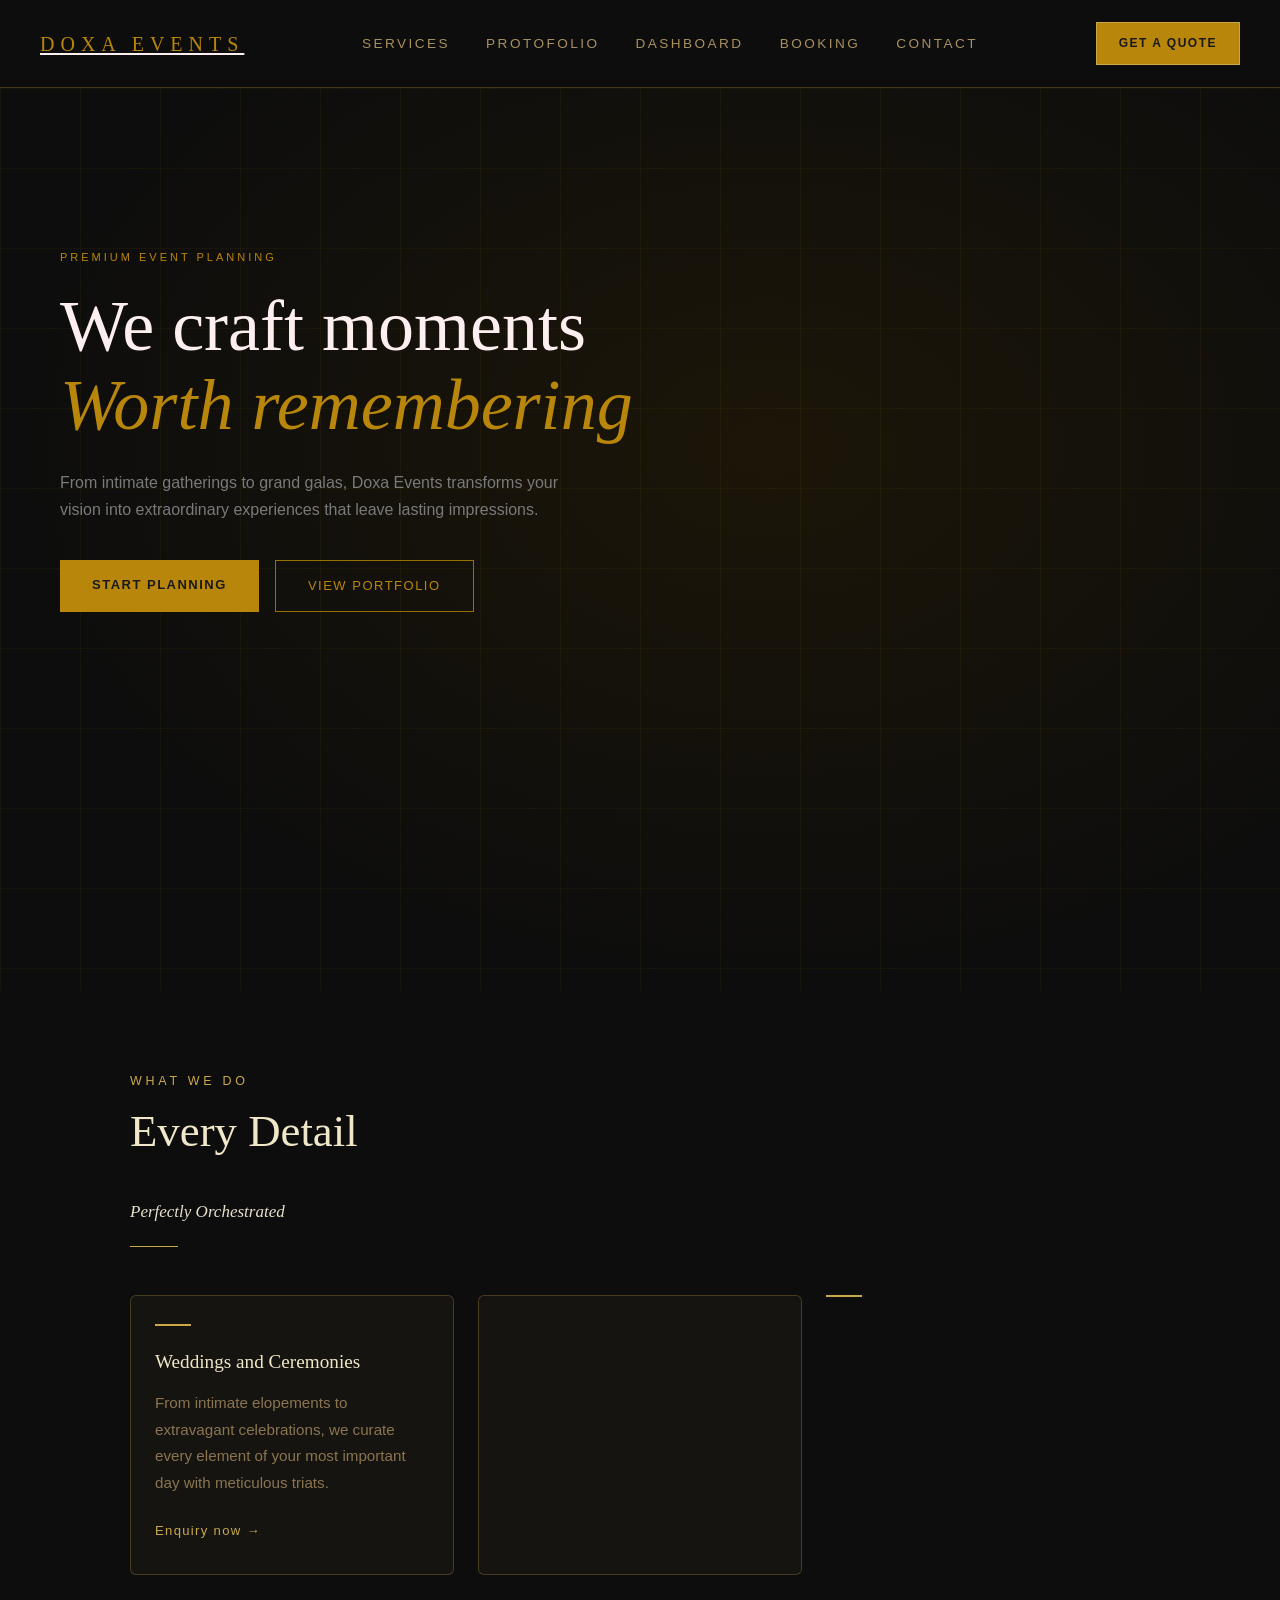
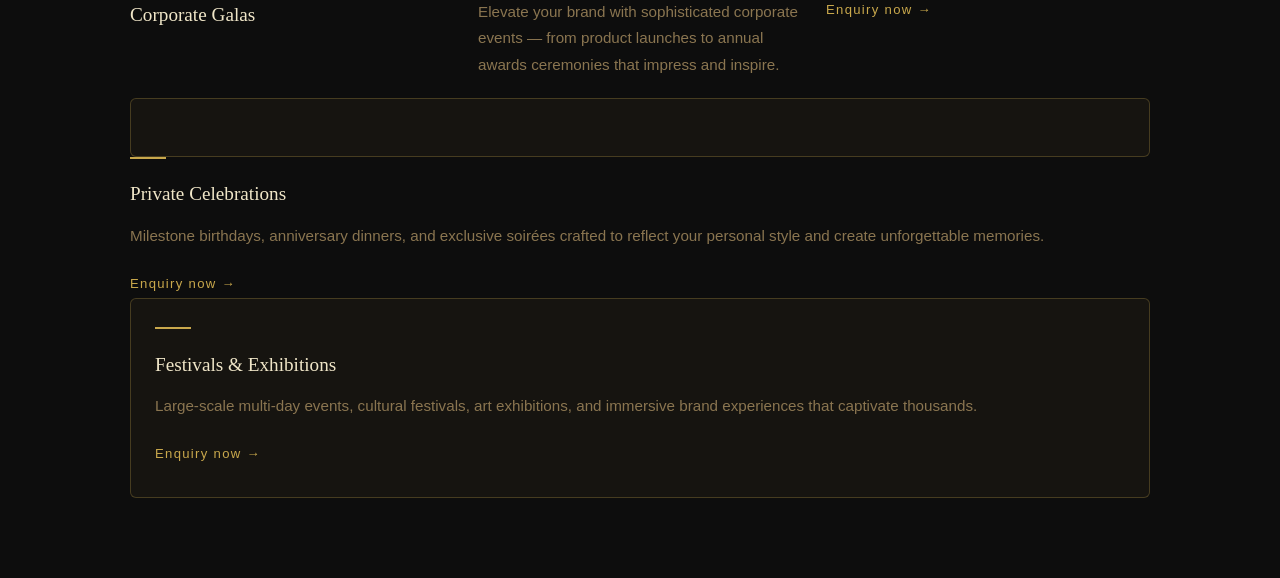
<file: index.html>
<!DOCTYPE html>
<html lang="en">
<head>
    <meta charset="UTF-8">
    <meta name="viewport" content="width=device-width, initial-scale=1.0">
    <title>DOXA SOLUTION</title>
    <style>
     
    /* ── Base ── */
* { box-sizing: border-box; margin: 0; padding: 0; }

body {
  background: #0d0d0d;
  font-family: Georgia, serif;
  color: #e8e0cc;
  font-size: 17px;
  line-height: 1.7;
}

/* ── Nav ── */
nav {
  display: flex;
  align-items: center;
  justify-content: space-between;
  padding: 1.4rem 2.5rem;
  border-bottom: 1px solid #c9a84c44;
  background: #0d0d0d;
  position: sticky;
  top: 0;
  z-index: 100;
}

.nav-logo span { font-size: 1.25rem; letter-spacing: .3em; color: #c9a84c; }

.nav-links { list-style: none; display: flex; gap: 2rem; }

.nav-links a, .nav-cta {
  text-decoration: none;
  color: #a89060;
  font-size: 0.85rem;
  letter-spacing: .18em;
  font-family: 'Segoe UI', sans-serif;
  transition: color .2s;
}

.nav-links a:hover { color: #e8c96a; }

.nav-cta {
  padding: .55rem 1.4rem;
  border: 1px solid #c9a84c;
  color: #c9a84c;
}

.nav-cta:hover { background: #c9a84c; color: #0d0d0d; }

/* ── Hero ── */
#hero {
  position: relative;
  min-height: 100vh;
  display: flex;
  flex-direction: column;
  justify-content: center;
  padding: 6rem 2.5rem 4rem;
  overflow: hidden;
}

.hero-bg {
  position: absolute; inset: 0;
  background: radial-gradient(ellipse at 60% 40%, #1c1608, #0d0d0d 70%);
  z-index: 0;
}

.hero-grid {
  position: absolute; inset: 0;
  background-image:
    linear-gradient(rgba(201,168,76,.05) 1px, transparent 1px),
    linear-gradient(90deg, rgba(201,168,76,.05) 1px, transparent 1px);
  background-size: 60px 60px;
  z-index: 0;
}

.hero-eyebrow {
  position: relative; z-index: 1;
  font-size: .85rem; letter-spacing: .35em;
  color: #c9a84c; text-transform: uppercase;
  font-family: 'Segoe UI', sans-serif;
  margin-bottom: 1.2rem;
}

.hero-title {
  position: relative; z-index: 1;
  font-size: clamp(2.8rem, 6vw, 5rem);
  font-weight: 400; color: #f0e6c8;
  line-height: 1.15; margin-bottom: 1.5rem;
}

.hero-title em { display: block; color: #c9a84c; font-style: italic; }

.hero-sub {
  position: relative; z-index: 1;
  font-size: 1.15rem; color: #b0a080;
  max-width: 560px; margin-bottom: 2.5rem;
  font-family: 'Segoe UI', sans-serif;
}

.hero-action {
  position: relative; z-index: 1;
  display: flex; gap: 1.2rem;
  flex-wrap: wrap; margin-bottom: 3rem;
}

/* ── Buttons ── */
.btn-primary, .btn-outline {
  display: inline-block;
  padding: .8rem 2rem;
  font-size: .85rem; letter-spacing: .18em;
  font-family: 'Segoe UI', sans-serif;
  text-decoration: none;
  transition: background .25s, color .25s;
}

.btn-primary { background: #c9a84c; color: #0d0d0d; }
.btn-primary:hover { background: #e8c96a; }

.btn-outline { border: 1px solid #c9a84c; color: #c9a84c; }
.btn-outline:hover { background: #c9a84c; color: #0d0d0d; }


/* ── Services ── */
#services { padding: 5rem 2.5rem; max-width: 1100px; margin: 0 auto; }

.services-header { margin-bottom: 3rem; }

.section-tag {
  font-size: .78rem; letter-spacing: .3em;
  color: #c9a84c; text-transform: uppercase;
  font-family: 'Segoe UI', sans-serif;
}

.section-title { font-size: 2.8rem; font-weight: 400; color: #f0e6c8; }
.section-title em { color: #c9a84c; font-style: italic; }

.divider { width: 48px; height: 1px; background: #c9a84c; margin: 1.2rem 0; }

.services-grid {
  display: grid;
  grid-template-columns: repeat(auto-fit, minmax(240px, 1fr));
  gap: 1.5rem;
}

.service-card {
  border: 1px solid #c9a84c44;
  border-radius: 6px; padding: 1.8rem 1.5rem;
  background: #161410; cursor: pointer;
  transition: border-color .25s, transform .2s;
}

.service-card:hover { border-color: #c9a84c; transform: translateY(-4px); }

.service-icon { display: block; width: 36px; height: 2px; background: #c9a84c; margin-bottom: 1.2rem; }

.service-name { font-size: 1.2rem; color: #f0e6c8; font-weight: 400; margin-bottom: .75rem; }

.service-desc { font-size: .95rem; color: #8a7550; font-family: 'Segoe UI', sans-serif; line-height: 1.75; margin-bottom: 1.2rem; }

.service-link { font-size: .82rem; color: #c9a84c; text-decoration: none; letter-spacing: .1em; font-family: 'Segoe UI', sans-serif; }
.service-link:hover { color: #e8c96a; }
  
/*navigation bar*/
.nav{
  position: fixed;
  width: 100px;
  z-index: index 100;
  display: flex;
  align-items: center;
  justify-content: space-between;
  padding: 16px 60px;
  background-color: rgba(10, 10, 10, 0.95);
  border-bottom: 1px solid #2a2a2a;
}
.nav-logo{
  font-family:'playfair display',serif;
  font-size: 22px;
  font-weight: 700px;
  color:#fdeef0 ;
}
.nav-logo span {
  color: #B8860B; }

  .nav-links {
  display: flex;
  gap: 36px;
}
  nav-links a {
  font-size: 12px;
  font-weight: 500;
  letter-spacing: 2px;
  text-transform: uppercase;
  color: #5a5a5a;
}

.nav-links a:hover {
  color: #996F00;
}

.nav-cta {
  font-size: 12px;
  font-weight: 600;
  letter-spacing: 1.5px;
  text-transform: uppercase;
  background-color: #B8860B;
  color: #1a1a1a;
  padding: 10px 22px;
}

.nav-cta:hover {
  background-color: #996F00;
}

/*BUTTON */
.btn-primary {
  display: flow-root;
  padding: 14px 32px;
  background-color: #B8860B;
  color: #1a1a1a;
  font-size: 13px;
  font-weight: 600;
  letter-spacing: 1.5px;
  text-transform: uppercase;
  border: none;
  cursor: pointer;
}

.btn-primary:hover {
  background-color: #996F00;
}

.btn-outline {
  display: inline-block;
  padding: 14px 32px;
  border: 1px solid #996F00;
  color: #B8860B;
  font-size: 13px;
  font-weight: 500;
  letter-spacing: 1.5px;
  text-transform: uppercase;
  background-color: transparent;
  cursor: pointer;
}

.btn-outline:hover {
  background-color: #996F00;
  color: #1a1a1a;
}

/* HERO SECTION */
#hero {
  min-height: 50vh;
  display: flex;
  flex-direction: column;
  justify-content: center;
  padding: 160px 60px 80px;
  position: relative;
  overflow: hidden;
}

.hero-bg {
  position: absolute;
  width: 100%;
  height: 100%;
  background: radial-gradient(ellipse at 70% 50%, transparent 60%);
  pointer-events: none;
}

.hero-grid {
  position: absolute;
  width: 100%;
  height: 100%;
  background-image:
    linear-gradient(rgba(184, 134, 11, 0.06) 1px, transparent 1px),
    linear-gradient(90deg, rgba(184, 134, 11, 0.06) 1px, transparent 1px);
  background-size: 80px 80px;
}

.hero-eyebrow {
  font-size: 11px;
  font-weight: 500;
  letter-spacing: 3px;
  text-transform: uppercase;
  color: #B8860B;
  margin-bottom: 20px;
  position: relative;
  z-index: 2;
}

.hero-title {
  font-family: 'Playfair Display', serif;
  font-size: 72px;
  font-weight: 400;
  line-height: 1.1;
  color: #fdeef0;
  max-width: 600px;
  margin-bottom: 24px;
  position: relative;
  z-index: 2;
}

.hero-title em {
  display: block;
  font-style: italic;
  color: #B8860B;
}

.hero-sub {
  font-size: 16px;
  color: #7a7a7a;
  max-width: 520px;
  margin-bottom: 36px;
  position: relative;
  z-index: 2;
}

.hero-action {
  display: flex;
  gap: 16px;
  flex-wrap: wrap;
  margin-bottom: 60px;
  position: relative;
  z-index: 2;
}

.stat-num {
  display: inline-block;
  font-family: 'Playfair Display', serif;
  font-size: 36px;
  font-weight: 700;
  color: #e0e0e0;
  margin-right: 6px;
}

.stat-label {
  display: inline-block;
  font-size: 11px;
  letter-spacing: 1.5px;
  text-transform: uppercase;
  color: #5a5a5a;
  margin-right: 40px;
  vertical-align: middle; }

    
    </style> 
  
</head>
<body>
<nav>
  <a href="#" class="nav-logo"><span>DOXA EVENTS</span></a>
  <ul class="nav-links">
    <li><a href="index.html">SERVICES</a></li>
    <li><a href="Showcase.html">PROTOFOLIO</a></li>
    <li><a href="dashboard.html">DASHBOARD</a></li>
    <li><a href="bookings.html">BOOKING</a></li>
        <li> <a href="contact.html">CONTACT</a></li>
    </a></li>
  </ul>
  <a href="#booking" class="nav-cta">Get a Quote</a>
</nav>

<!-- HERO -->
<section id="hero">
  <div class="hero-bg"></div>
  <div class="hero-grid"></div>
  <p class="hero-eyebrow"> Premium event Planning</p>
  <h1 class="hero-title">
    We craft moments
    <em>Worth remembering</em>
</h1>

<p class="hero-sub">From intimate gatherings to grand galas, Doxa Events transforms your vision into extraordinary experiences that leave lasting impressions. </p>
<div class="hero-action">

    <a href="bookings.html" class="btn-primary">Start Planning</a>

    <a href="Showcase.html"class="btn-outline">view Portfolio</a>
</div>

<div class="stat-num"> 120+</div> <div class="stat-label"> Events Executed</div>
<div class="stat-num">60+</div> <div class="stat-label">Client Satisfaction</div>
<div class="stat-num">2</div> <div class="stat-label"> Years of Excellence</div>
</section>

<!--section-->
<section id="services">
  <div class="services-header reveal">
    <p class="section-tag"> WHAT WE DO</p>
    <h2 class="section-title">Every Detail</h2> <br><em> Perfectly Orchestrated</em>
    <div class="divider"></div>

</div>
<div class="services-grid reveal">
  <div class="service-card onclick"="document.getElementById('booking').scrollIntoView({behavior:smooth})">
  <span class="service-icon"></span>
  <h3 class="service-name">Weddings and Ceremonies</h3>
  <p class="service-desc">From intimate elopements to extravagant celebrations, we curate every element of your most important day with meticulous triats.</p>
  <a class="service-link" href="#booking">Enquiry now →</a>
</div>
                                                            <div class="service-card onclick"="document.getElementById('booking').scrollIntoView({behavior:smooth})"></div>
                                                           <span class="service-icon"></span>
                                                          <h3 class="service-name"> Corporate Galas</h3>
                                                       <p class="service-desc">Elevate your brand with sophisticated corporate events — from product launches to annual awards ceremonies that impress and inspire.</p>
                                                    <a class="service-link" href="#booking">Enquiry now →</a> </div>

                                              <div class="service-card onclick"="document.getElementById('booking').scrollIntoView({behavior:smooth})"></div>
                                               <span class="service-icon"></span>
                                               <h3 class="service-name">Private Celebrations</h3>
                                               <p class="service-desc">Milestone birthdays, anniversary dinners, and exclusive soirées crafted to reflect your personal style and create unforgettable memories.</p>
                                             <a class="service-link" href="#bookings">Enquiry now →</a>


                                        <div class="service-card onclick"="document.getElementById('bookin').scrollIntoView({behavior:smooth})">      
                                       <span class="service-icon"></span>
                                    <h3 class="service-name">Festivals & Exhibitions</h3>
                                   <p class="service-desc">Large-scale multi-day events, cultural festivals, art exhibitions, and immersive brand experiences that captivate thousands.</p>
                                <a class="service-link" href="#booking">Enquiry now →</a> </div>
</div>

</section>


<!link rel="stylesheet" href="explore my services" target=_blank >




    
</body>
</html>
</file>
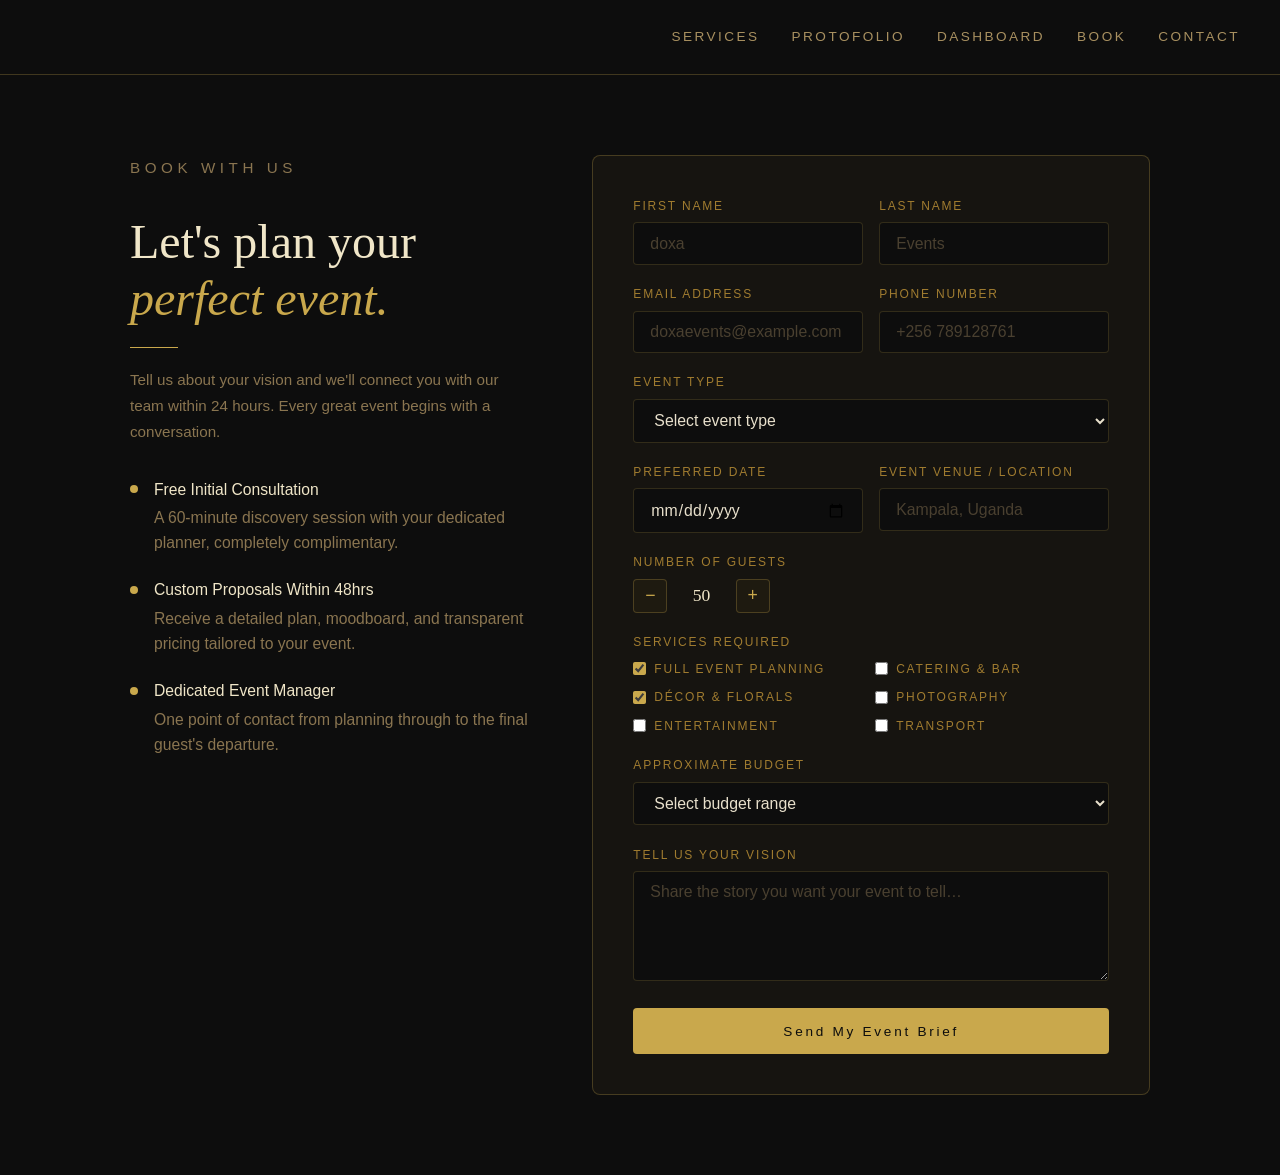
<file: bookings.html>
<!DOCTYPE html>
<html lang="en">
<head>
    <meta charset="UTF-8">
    <meta name="viewport" content="width=device-width, initial-scale=1.0">
    <title>Document</title>
    <!link rel="stylesheet" href="style.css">
    <style>
      * { box-sizing: border-box; margin: 0; padding: 0; }

body { background: #0d0d0d; font-family: Georgia, serif; color: #e8e0cc; font-size: 17px; line-height: 1.7; }

nav { display: flex; align-items: center; justify-content: space-between; padding: 1.4rem 2.5rem; border-bottom: 1px solid #c9a84c44; background: #0d0d0d; position: sticky; top: 0; z-index: 100; }
.nav-logo span { font-size: 1.25rem; letter-spacing: .3em; color: #c9a84c; }
.nav-links { list-style: none; display: flex; gap: 2rem; }
.nav-links a { text-decoration: none; color: #a89060; font-size: .85rem; letter-spacing: .18em; font-family: 'Segoe UI', sans-serif; transition: color .2s; }
.nav-links a:hover { color: #e8c96a; }

#booking { padding: 5rem 2.5rem; max-width: 1100px; margin: 0 auto; }

.booking-layout { display: grid; grid-template-columns: 1fr 1.4fr; gap: 4rem; align-items: start; }
@media (max-width: 768px) { .booking-layout { grid-template-columns: 1fr; } }

.section-tag { font-size: 1rem; letter-spacing: .3em; color: #c9a84c; text-transform: uppercase; font-family: 'Segoe UI', sans-serif; margin-bottom: .4rem; }
.section-title { font-size: 3rem; font-weight: 400; color: #f0e6c8; line-height: 1.2; margin-bottom: 1rem; }
.section-title em { color: #c9a84c; font-style: italic; }
.divider { width: 48px; height: 1px; background: #c9a84c; margin: 1.2rem 0; }

.booking-info p { font-size: .95rem; color: #8a7550; font-family: 'Segoe UI', sans-serif; margin-bottom: 2rem; }

.booking-feature { display: flex; gap: 1rem; margin-bottom: 1.4rem; }
.feature-dot { width: 8px; height: 8px; border-radius: 50%; background: #c9a84c; flex-shrink: 0; margin-top: .55rem; }
.feature-text { font-size: .98rem; color: #8a7550; font-family: 'Segoe UI', sans-serif; line-height: 1.6; }
.feature-text strong { display: block; color: #f0e6c8; font-weight: 400; margin-bottom: .2rem; }

.booking-form { background: #161410; border: 1px solid #c9a84c44; border-radius: 8px; padding: 2.5rem; }

.form-row { display: grid; grid-template-columns: 1fr 1fr; gap: 1rem; }

.field { display: flex; flex-direction: column; gap: .4rem; margin-bottom: 1.2rem; }
.field label { font-size: .75rem; letter-spacing: .15em; color: #a07c30; font-family: 'Segoe UI', sans-serif; text-transform: uppercase; }

input, select, textarea {
  background: #0d0d0d; border: 1px solid #c9a84c33; border-radius: 4px;
  color: #e8e0cc; font-family: 'Segoe UI', sans-serif; font-size: .99rem;
  padding: .7rem 1rem; transition: border-color .2s; outline: none; width: 100%;
}
input:focus, select:focus, textarea:focus { border-color: #c9a84c; }
input::placeholder, textarea::placeholder { color: #4a4030; }
textarea { min-height: 110px; resize: vertical; }
select option { background: #161410; }

.guest-counter { display: flex; align-items: center; gap: 1.2rem; }
.guest-btn { background: #1e1a10; border: 1px solid #c9a84c44; color: #c9a84c; width: 34px; height: 34px; border-radius: 4px; font-size: 1.1rem; cursor: pointer; transition: background .2s; }
.guest-btn:hover { background: #c9a84c22; }
#guest-count { font-size: 1.1rem; color: #f0e6c8; min-width: 30px; text-align: center; }

.services-select { display: grid; grid-template-columns: 1fr 1fr; gap: .5rem; }
.service-check { display: flex; align-items: center; gap: .5rem; font-size: .99rem; color: #a89060; font-family: 'Segoe UI', sans-serif; cursor: pointer; }
.service-check input { width: auto; accent-color: #c9a84c; }

.form-submit { width: 100%; padding: .95rem; background: #c9a84c; color: #0d0d0d; border: none; border-radius: 4px; font-size: .85rem; letter-spacing: .2em; font-family: 'Segoe UI', sans-serif; cursor: pointer; transition: background .25s; margin-top: .5rem; }
.form-submit:hover { background: #e8c96a; }

.form-success { display: none; text-align: center; padding: 3rem 1rem; }
.success-icon { font-size: 2.5rem; margin-bottom: 1rem; }
.success-title { font-size: 1.8rem; color: #c9a84c; margin-bottom: .5rem; }
.success-sub { font-size: .98rem; color: #8a7550; font-family: 'Segoe UI', sans-serif; }
      




    </style>
</head>
<body>
  <nav>
  <a href="#" class="nav-logo"><Booking</span></a>
  <ul class="nav-links">
    <li><a href="index.html">SERVICES</a></li>
    <li><a href="Showcase.html">PROTOFOLIO</a></li>
    <li><a href="dashboard.html">DASHBOARD</a></li>
    <li><a href="bookings.html">BOOK</a></li>
        <li> <a href="contact.html">CONTACT</a></li>
    </a>
  </li>
  </ul>
  </nav>
    <!-- BOOKING FORM -->
<section id="booking">
  <div class="booking-layout">
    <div class="booking-info reveal">
      <p class="section-tag">Book With Us</p>
      <h2 class="section-title">Let's plan your<br><em>perfect event.</em></h2>
      <div class="divider"></div>
      <p>Tell us about your vision and we'll connect you with our team within 24 hours. Every great event begins with a conversation.</p>
      <div class="booking-features">
        <div class="booking-feature">
          <div class="feature-dot"></div>
          <div class="feature-text"><strong>Free Initial Consultation</strong>A 60-minute discovery session with your dedicated planner, completely complimentary.</div>
        </div>
        <div class="booking-feature">
          <div class="feature-dot"></div>
          <div class="feature-text"><strong>Custom Proposals Within 48hrs</strong>Receive a detailed plan, moodboard, and transparent pricing tailored to your event.</div>
        </div>
        <div class="booking-feature">
          <div class="feature-dot"></div>
          <div class="feature-text"><strong>Dedicated Event Manager</strong>One point of contact from planning through to the final guest's departure.</div>
        </div>
      </div>
    </div>
    <div class="booking-form reveal">
      <form id="event-form" onsubmit="handleSubmit(event)">
        <div class="form-row">
          <div class="field"><label>First Name</label><input type="text" placeholder="doxa" required></div>
          <div class="field"><label>Last Name</label><input type="text" placeholder="Events" required></div>
        </div>
        <div class="form-row">
          <div class="field"><label>Email Address</label><input type="email" placeholder="doxaevents@example.com" required></div>
          <div class="field"><label>Phone Number</label><input type="tel" placeholder="+256 789128761"></div>
        </div>
        <div class="field">
          <label>Event Type</label>
          <select required>
            <option value="" disabled selected>Select event type</option>
            <option>Wedding & Ceremony</option>
            <option>Corporate Gala</option>
            <option>Private Celebration</option>
            <option>Festival / Exhibition</option>
            <option>Other</option>
          </select>
        </div>
        <div class="form-row">
          <div class="field"><label>Preferred Date</label><input type="date" required></div>
          <div class="field"><label>Event Venue / Location</label><input type="text" placeholder="Kampala, Uganda"></div>
        </div>
        <div class="field">
          <label>Number of Guests</label>
          <div class="guest-counter">
            <button type="button" class="guest-btn" onclick="adjustGuests(-10)">−</button>
            <span id="guest-count">50</span>
            <button type="button" class="guest-btn" onclick="adjustGuests(10)">+</button>
          </div>
        </div>
        <div class="field">
          <label>Services Required</label>
          <div class="services-select">
            <label class="service-check"><input type="checkbox" checked><span>Full Event Planning</span></label>
            <label class="service-check"><input type="checkbox"><span>Catering & Bar</span></label>
            <label class="service-check"><input type="checkbox" checked><span>Décor & Florals</span></label>
            <label class="service-check"><input type="checkbox"><span>Photography</span></label>
            <label class="service-check"><input type="checkbox"><span>Entertainment</span></label>
            <label class="service-check"><input type="checkbox"><span>Transport</span></label>
          </div>
        </div>
        <div class="field">
          <label>Approximate Budget</label>
          <select>
            <option value="" disabled selected>Select budget range</option>
            <option>Under $5,000</option>
            <option>$5,000 – $15,000</option>
            <option>$15,000 – $50,000</option>
            <option>$50,000 – $150,000</option>
            <option>$150,000+</option>
          </select>
        </div>
        <div class="field">
          <label>Tell Us Your Vision</label>
          <textarea placeholder="Share the story you want your event to tell…"></textarea>
        </div>
        <button type="submit" class="form-submit">Send My Event Brief</button>
      </form>
      <div class="form-success" id="form-success">
        <div class="success-icon">✨</div>
        <div class="success-title">Brief Received!</div>
        <p class="success-sub">Thank you. Your dedicated planner will reach out within 24 hours.</p>
      </div>
    </div>
  </div>
</section>

    
</body>
</html>
</file>
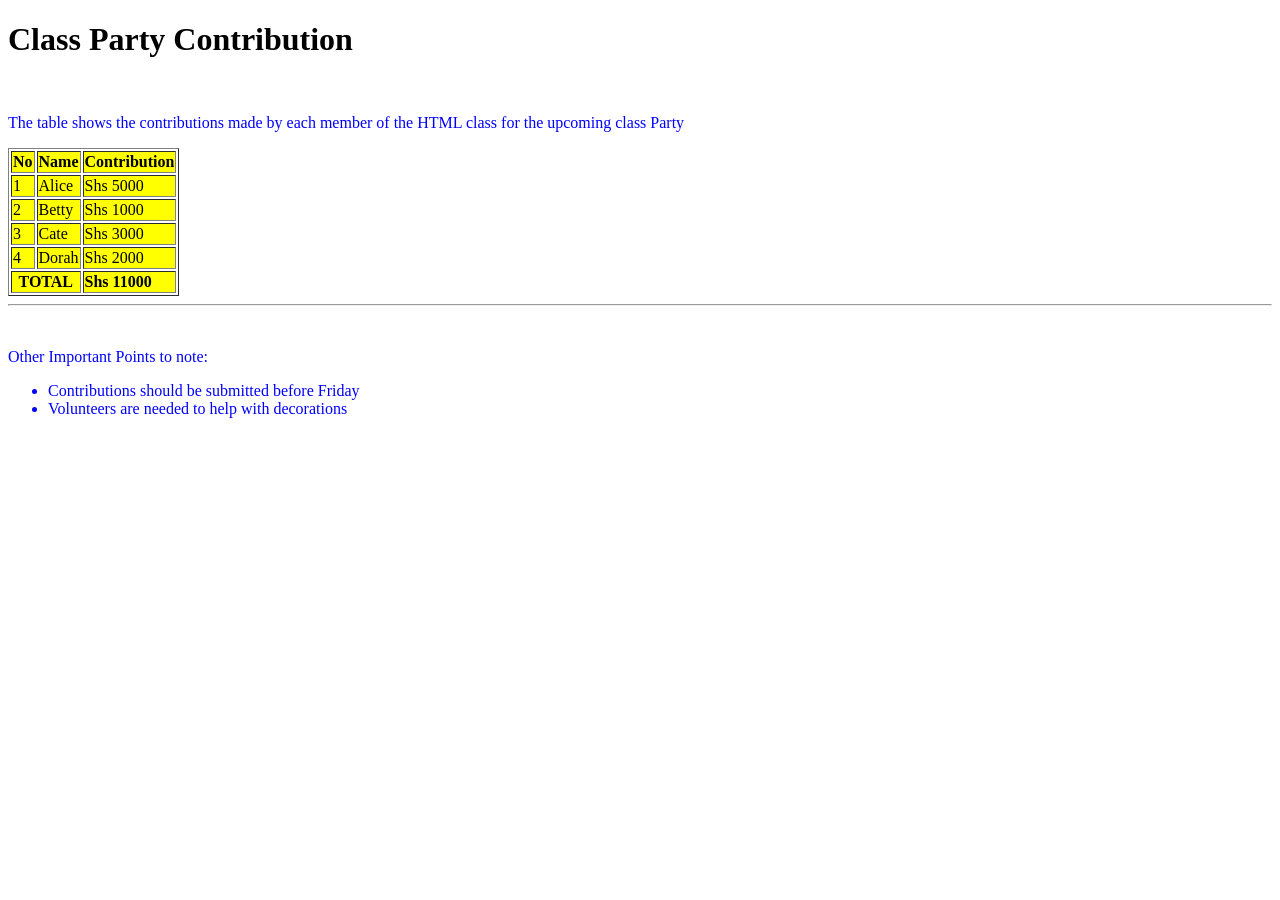
<file: class party.html>
<!DOCTYPE html>
<html lang="en">
<head>
    <meta charset="UTF-8">
    <meta name="viewport" content="width=device-width, initial-scale=1.0">
    <title>Class Party Contributions</title>
    <style>
        td,th{
            background-color:yellow
        }
        
        td:hover, th :hover {
            background: aqua;
        }
        p, li {
            color:BLUE;
        }
    </style>
</head>
<body>
    <h1>Class Party Contribution</h1>
    <br>
    <p>The table shows the contributions made by each member of the HTML class for the upcoming class Party</p>
<table border="1">
    <tr>
        <th>No</th>
        <th>Name</th>
        <th>Contribution</th>
    </tr>

    <tr>
               <td>1</td>
                     <td>Alice</td>
                            <td>Shs 5000</td>
<tr>
                                        <td>2</td>
                                    <td>Betty</td>
                                      <td>Shs 1000</td>
                                      </tr>
                                      <tr>
                           <td>3</td>
                         <td>Cate</td>
                         <td>Shs 3000</td>
                         </tr>
        <tr>
                      <td>4</td>
                  <td>Dorah</td>
                 <td>Shs 2000</td>
                 </tr>
    </tr>
    <tr>
        <th colspan="2"><strong>TOTAL</strong></th>
        <td><strong>Shs 11000</strong></td>
    

    </tr>

</table>
<hr>
<br>
<p>Other Important Points to note:</p>
<ul>
    <li>Contributions should be submitted before Friday</li>
    <li> Volunteers are needed to help with decorations</li>
</ul>
    
</body>
</html>
</file>
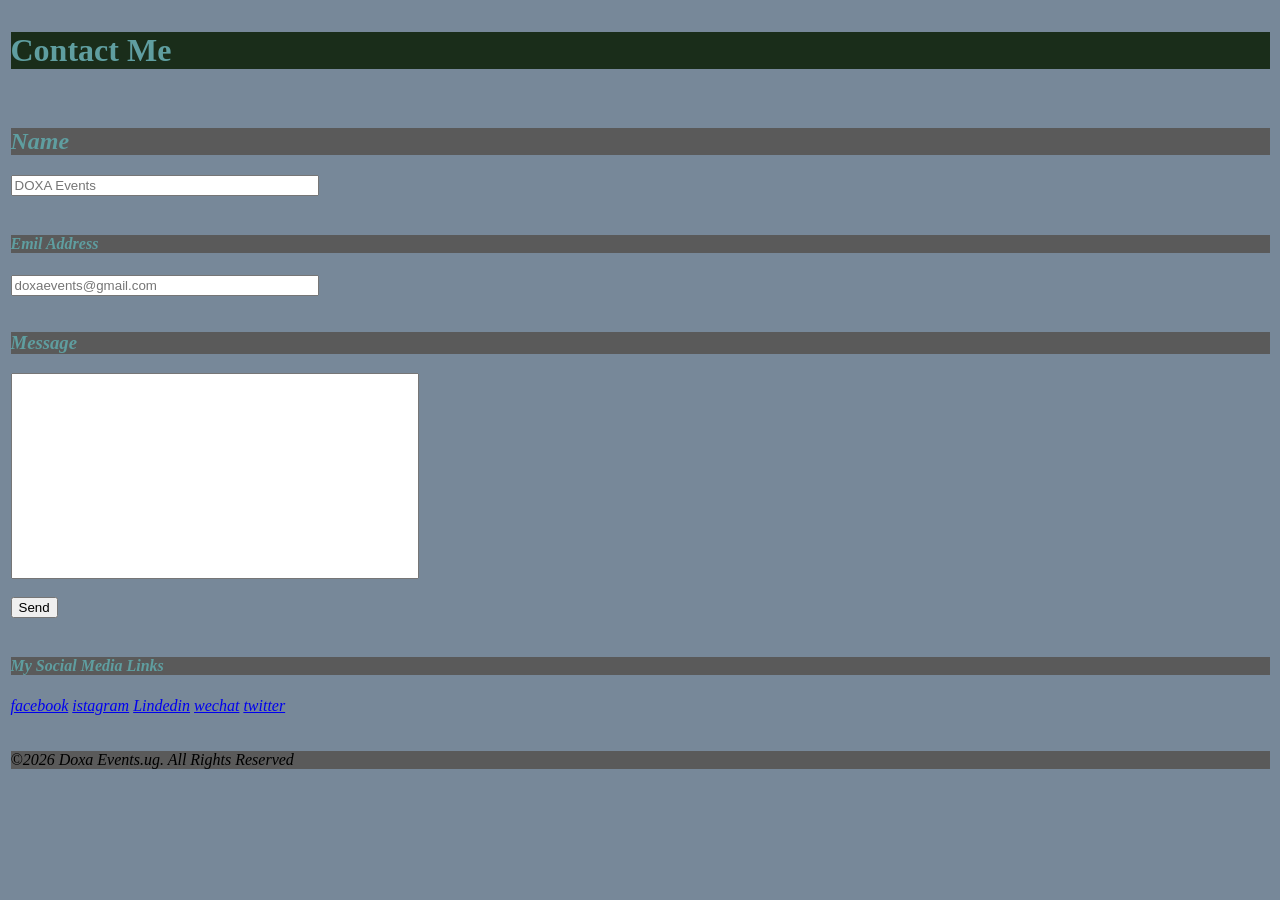
<file: Contac.html>
<!DOCTYPE html>
<html lang="en">
<head>
    <meta charset="UTF-8">
    <meta name="viewport" content="width=device-width, initial-scale=1.0">
    <title>CONTACT</title>
    <link rel="stylesheet" href="Contac.css">
    <style>
        body{ background-color:lightslategray; padding: 2.5px;}
        h1{ background-color: #1a2d1a;}
        h2,h3,h4,footer{
           background-color:#5a5a5a;
}

    p,
    h1{font-display: swap;color:cadetblue ;}
    h2,h3,h4{font-display: swap;color:cadetblue ; }


    ol,li{
        font-variant:"var"(--#1111) ;
        font-style: oblique;  
        }
        
/* Submit button */
.form-submit {
  width: 100%;
  padding: 16px;
  background-color: #e8a4ad;
  border: none;
  color: #1a1a1a;
  font-size: 12px;
  font-weight: 600;
  letter-spacing: 2px;
  text-transform: uppercase;
  cursor: pointer;
  margin-top: 8px;
  font-family: 'Poppins', sans-serif;
}

.form-submit:hover { background-color: #f5cdd2; }
    </style>
    
</head>
<body>
    
    <h1>Contact Me</h1>
    <br>
    <h2><i>Name <i></h2>
    <input class="name"type="text" placeholder="DOXA Events" required>
    <br>
    <br>
    <h4><i>Emil Address</i></h4>
<input class="email" type="text" Placeholder="doxaevents@gmail.com" required>
<br>
<br>
<h3><i>Message</i></h3>
<input class="Message"type="text">

<br>
<br>
<button type="submit"class="submit-btn">Send</button>
<br>
<br>
<h4>My Social Media Links</h4>
<nav>
    <a href="https://facebook.com"target="_blank">facebook</a>
    <a href="https://istagram.com"target="_blank">istagram</a>
    <a href="https://linkedin.com"target=_"blank">Lindedin</a>
    <a href="https://wechat.com"target=_"blank">wechat</a>
    <a href="https://twitter.com"target="_blank" >twitter</a>
</nav>
<br>
<br>
<footer>&copy;2026 Doxa Events.ug. All Rights Reserved</footer>






    
</body>
</html>
</file>
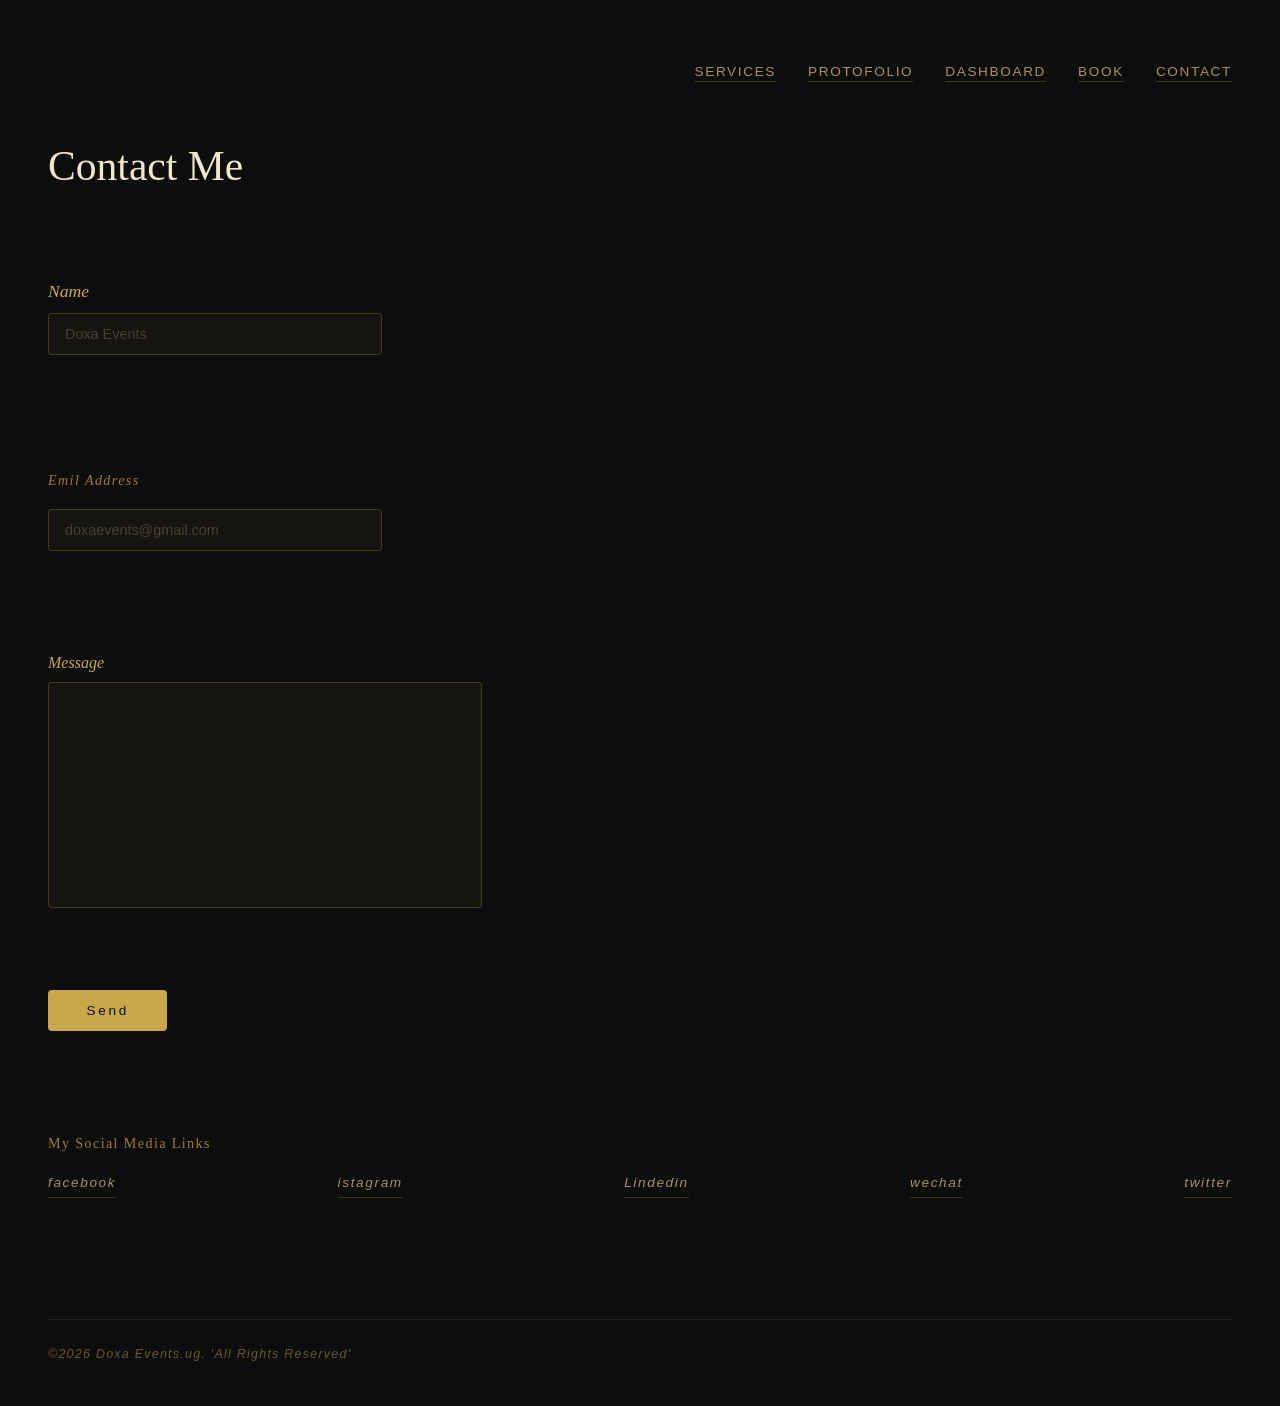
<file: contact.html>
<!DOCTYPE html>
<html lang="en">
<head>
    <meta charset="UTF-8">
    <meta name="viewport" content="width=device-width, initial-scale=1.0">
    <title>Document</title>
    <link rel="stylesheet" href="Contac.css">
    <style>
       
body { background: #0d0d0d; font-family: Georgia, serif; color: #e8e0cc; font-size: 17px; line-height: 1.7; padding: 2rem 2.5rem; }

nav { display: flex; align-items: center; justify-content: space-between; padding: 1.4rem 0; border-bottom: 1px solid #c9a84c44; position: sticky; top: 0; background: #0d0d0d; z-index: 100; margin-bottom: 3rem; }
.nav-logo span { font-size: 1.25rem; letter-spacing: .3em; color: #c9a84c; }
.nav-links { list-style: none; display: flex; gap: 2rem; }
.nav-links a { text-decoration: none; color: #a89060; font-size: .85rem; letter-spacing: .18em; font-family: 'Segoe UI', sans-serif; transition: color .2s; }
.nav-links a:hover { color: #e8c96a; }

h1 { font-size: 2.6rem; font-weight: 400; color: #f0e6c8; margin-bottom: 2rem; }
h2, h3, h4 { font-weight: 400; color: #c9a84c; font-style: italic; margin-bottom: .4rem; }
h2 { font-size: 1.1rem; } h3 { font-size: 1rem; } h4 { font-size: .88rem; letter-spacing: .1em; }

input { display: block; width: 100%; max-width: 520px; background: #161410; border: 1px solid #c9a84c44; border-radius: 4px; color: #e8e0cc; font-family: 'Segoe UI', sans-serif; font-size: .9rem; padding: .75rem 1rem; margin-bottom: 1.5rem; outline: none; transition: border-color .2s; }
input:focus { border-color: #c9a84c; }
input::placeholder { color: #4a4030; }

.submit-btn { padding: .8rem 2.4rem; background: #c9a84c; color: #0d0d0d; border: none; border-radius: 4px; font-size: .85rem; letter-spacing: .2em; font-family: 'Segoe UI', sans-serif; cursor: pointer; transition: background .25s; margin-bottom: 2.5rem; }
.submit-btn:hover { background: #e8c96a; }

h4 { color: #a07c30; font-style: normal; margin-bottom: 1rem; }
nav + h4, br + h4 { margin-top: 2rem; }

nav:last-of-type { display: flex; gap: 1.5rem; border: none; position: static; padding: 0; flex-wrap: wrap; margin-bottom: 1rem; }
nav:last-of-type a { text-decoration: none; color: #a89060; font-size: .85rem; letter-spacing: .12em; font-family: 'Segoe UI', sans-serif; border-bottom: 1px solid #c9a84c44; padding-bottom: 2px; transition: color .2s, border-color .2s; }
nav:last-of-type a:hover { color: #e8c96a; border-color: #c9a84c; }

footer { margin-top: 3rem; padding-top: 1.5rem; border-top: 1px solid #c9a84c22; font-size: .78rem; color: #6a5830; font-family: 'Segoe UI', sans-serif; letter-spacing: .1em; }
      
   
    </style>
    
</head>
<body>
    <nav>
  <a href="#" class="nav-logo"><Contact</span></a>
  <ul class="nav-links">
    <li><a href="index.html">SERVICES</a></li>
    <li><a href="Showcase.html">PROTOFOLIO</a></li>
    <li><a href="dashboard.html">DASHBOARD</a></li>
    <li><a href="bookings.html">BOOK</a></li>
        <li> <a href="contact.html">CONTACT</a></li>
    </a>
  </li>
  </ul>
  </nav>
    
    <h1>Contact Me</h1>
    <br>
    <h2><i>Name <i></h2>
    <input class="name"type="text" placeholder="Doxa Events" required>
    <br>
    <br>
    <h4><i>Emil Address</i></h4>
<input class="email" type="text" Placeholder="doxaevents@gmail.com" required>
<br>
<br>
<h3><i>Message</i></h3>
<input class="Message"type="text">

<br>
<br>
<button type="submit"class="submit-btn">Send</button>
<br>
<br>
<h4>My Social Media Links</h4>
<nav>
    <a href="https://facebook.com"target="_blank">facebook</a>
    <a href="https://istagram.com"target="_blank">istagram</a>
    <a href="https://linkedin.com"target=_"blank">Lindedin</a>
    <a href="https://wechat.com"target=_"blank">wechat</a>
    <a href="https://twitter.com"target="_blank" >twitter</a>
</nav>
<br>
<br>
<footer>&copy;2026 Doxa Events.ug. 'All Rights Reserved'</footer>
    
</body>
</html>
</file>
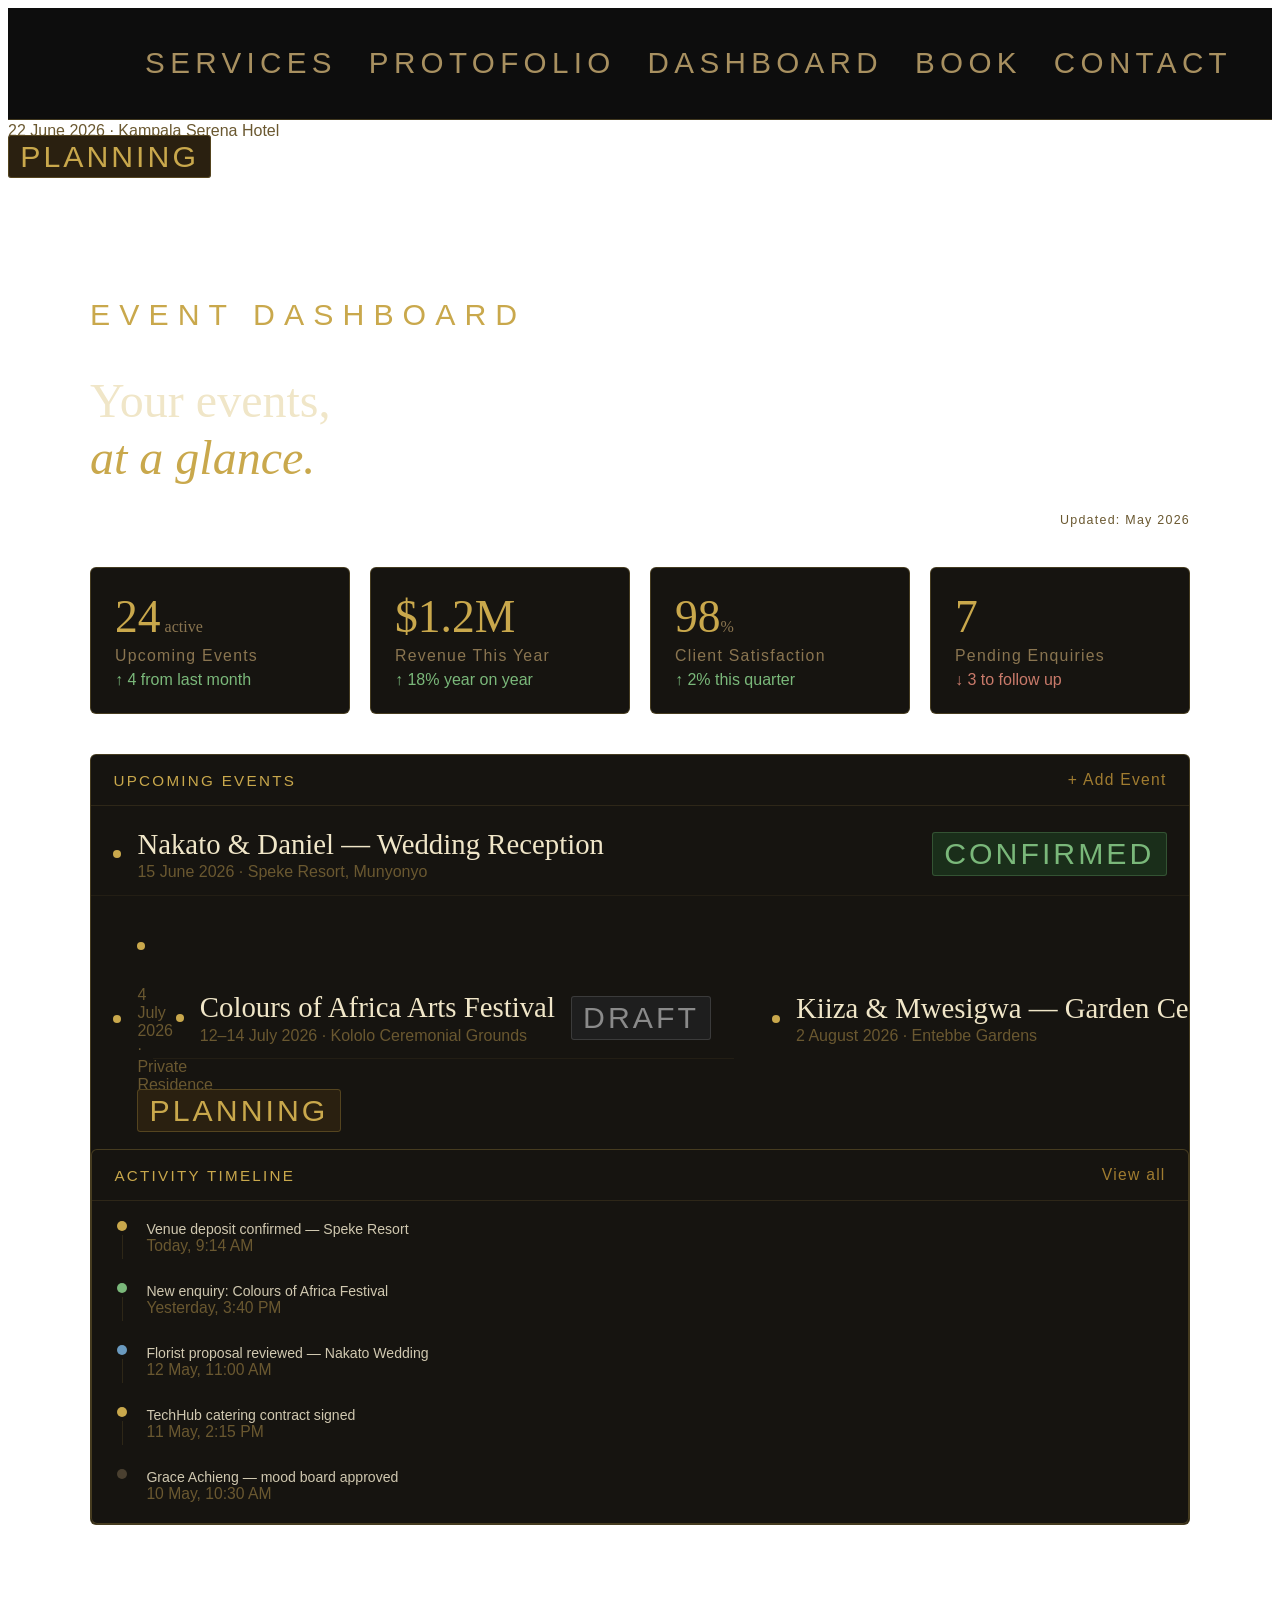
<file: dashboard.html>
<!DOCTYPE html>
<html lang="en">
<head>
    <meta charset="UTF-8">
    <meta name="viewport" content="width=device-width, initial-scale=1.0">
    <title>Document</title>
    <style>

/* ── Nav ── */
nav {
  display: flex;
  align-items: center;
  justify-content: space-between;
  padding: 1.4rem 2.5rem;
  border-bottom: 1px solid #c9a84c44;
  background: #0d0d0d;
  position: sticky;
  top: 0;
  z-index: 100;
}

.nav-logo span { font-size: 1.25rem; letter-spacing: .3em; color: #c9a84c; }

.nav-links { list-style: none; display: flex; gap: 2rem; }

.nav-links a {
  text-decoration: none;
  color: #a89060;
  font-size: 1.85rem;
  letter-spacing: .18em;
  font-family: 'Segoe UI', sans-serif;
  transition: color .2s;
}

.nav-links a:hover { color: #e8c96a; }

/* ── Dashboard section ── */
#dashboard { padding: 5rem 2.5rem; max-width: 1100px; margin: 0 auto; }

.dash-header {
  display: flex;
  align-items: flex-end;
  justify-content: space-between;
  margin-bottom: 2.5rem;
  flex-wrap: wrap;
  gap: 1rem;
}

.section-tag {
  font-size: 1.89rem; letter-spacing: .3em;
  color: #c9a84c; text-transform: uppercase;
  font-family: 'Segoe UI', sans-serif;
  margin-bottom: .4rem;
}

.section-title { font-size: 3rem; font-weight: 400; color: #f0e6c8; line-height: 1.2; }
.section-title em { color: #c9a84c; font-style: italic; }

.dash-meta { font-size: .78rem; color: #6a5830; font-family: 'Segoe UI', sans-serif; letter-spacing: .1em; }

/* ── Stat cards ── */
.dash-grid {
  display: grid;
  grid-template-columns: repeat(auto-fit, minmax(200px, 1fr));
  gap: 1.25rem;
  margin-bottom: 2.5rem;
}

.dash-stat {
  border: 1px solid #c9a84c44;
  border-radius: 6px;
  padding: 1.5rem;
  background: #161410;
}

.stat-value {
  font-size: 2.85rem;
  color: #c9a84c;
  font-weight: 400;
  line-height: 1.1;
  margin-bottom: .3rem;
}

.stat-value span { font-size: 1rem; color: #8a7550; }

.stat-label { font-size: .99rem; color: #8a7550; font-family: 'Segoe UI', sans-serif; letter-spacing: .08em; margin-bottom: .4rem; }

.stat-change { font-size: 1,90rem; font-family: 'Segoe UI', sans-serif; }
.stat-change.up { color: #7ab87a; }
.stat-change.down { color: #c97a6a; }

/* ── Main panels ── */
.dash-main {
  display: grid;
  grid-template-columns: repeat(auto-fit, minmax(300px, 1fr));
  gap: 1.5rem;
}

.panel {
  border: 1px solid #c9a84c44;
  border-radius: 6px;
  background: #161410;
  overflow: hidden;
}

.panel-header {
  display: flex;
  align-items: center;
  justify-content: space-between;
  padding: 1rem 1.4rem;
  border-bottom: 1px solid #c9a84c22;
}

.panel-title { font-size: .95rem; letter-spacing: .15em; color: #c9a84c; font-family: 'Segoe UI', sans-serif; text-transform: uppercase; }

.panel-action { font-size: .98rem; color: #a07c30; text-decoration: none; font-family: 'Segoe UI', sans-serif; letter-spacing: .08em; transition: color .2s; }
.panel-action:hover { color: #e8c96a; }

.panel-body { padding: .5rem 0; }

/* ── Event rows ── */
.event-row {
  display: flex;
  align-items: center;
  gap: 1rem;
  padding: .85rem 1.4rem;
  border-bottom: 1px solid #c9a84c11;
  transition: background .2s;
}

.event-row:last-child { border-bottom: none; }
.event-row:hover { background: #1c1810; }

.event-dot { width: 8px; height: 8px; border-radius: 50%; background: #c9a84c; flex-shrink: 0; }

.event-info { flex: 1; min-width: 0; }

.event-row-name { font-size: 1.80rem; color: #f0e6c8; white-space: nowrap; overflow: hidden; text-overflow: ellipsis; }

.event-row-date { font-size: 1rem; color: #6a5830; font-family: 'Segoe UI', sans-serif; margin-top: .15rem; }

/* ── Badges ── */
.event-badge {
  font-size: 1.89rem; letter-spacing: .1em;
  padding: .25rem .7rem; border-radius: 3px;
  font-family: 'Segoe UI', sans-serif;
  text-transform: uppercase; flex-shrink: 0;
}

.badge-confirmed { background: #1a2e1a; color: #7ab87a; border: 1px solid #7ab87a44; }
.badge-planning  { background: #2a2010; color: #c9a84c; border: 1px solid #c9a84c44; }
.badge-draft     { background: #1e1e1e; color: #8a8a8a; border: 1px solid #8a8a8a44; }
.badge-pending   { background: #2a1a10; color: #c97a6a; border: 1px solid #c97a6a44; }

/* ── Timeline ── */
.tl-item { display: flex; gap: 1rem; padding: .75rem 1.4rem; }

.tl-spine { display: flex; flex-direction: column; align-items: center; width: 16px; flex-shrink: 0; }

.tl-dot { width: 10px; height: 10px; border-radius: 50%; flex-shrink: 0; }
.tl-dot.gold  { background: #c9a84c; }
.tl-dot.green { background: #7ab87a; }
.tl-dot.blue  { background: #6a9abf; }
.tl-dot.muted { background: #4a4030; }

.tl-line { flex: 1; width: 1px; background: #c9a84c22; margin-top: 4px; min-height: 24px; }

.tl-title { font-size: .88rem; color: #d0c8b0; font-family: 'Segoe UI', sans-serif; }
.tl-date  { font-size: .98rem; color: #6a5830; font-family: 'Segoe UI', sans-serif; }

    </style>
    <!link rel="stylesheet" href="style.css">
</head>
<body>
  <!-- NAV -->
<nav>
  <a href="#" class="nav-logo"><DASHBOARD</span></a>
  <ul class="nav-links">
    <li><a href="index.html">SERVICES</a></li>
    <li><a href="Showcase.html">PROTOFOLIO</a></li>
    <li><a href="dashboard.html">DASHBOARD</a></li>
    <li><a href="bookings.html">BOOK</a></li>
        <li> <a href="contact.html">CONTACT</a></li>
    </a>
  </li>
  </ul>
</nav>

    </div>
            <div class="event-row-date">22 June 2026 · Kampala Serena Hotel</div>
          </div>
          <span class="event-badge badge-planning">Planning</span>
        </div>
        <div class="event-row"><!-- DASHBOARD -->
<section id="dashboard">
  <div class="dash-header reveal">
    <div>
      <p class="section-tag">Event Dashboard</p>
      <h2 class="section-title">Your events,<br><em>at a glance.</em></h2>
    </div>
    <div class="dash-meta">Updated: May 2026</div>
  </div>
  <div class="dash-grid reveal">
    <div class="dash-stat">
      <div class="stat-value">24<span>&nbsp;active</span></div>
      <div class="stat-label">Upcoming Events</div>
      <div class="stat-change up">↑ 4 from last month</div>
    </div>
    <div class="dash-stat">
      <div class="stat-value">$1.2M</div>
      <div class="stat-label">Revenue This Year</div>
      <div class="stat-change up">↑ 18% year on year</div>
    </div>
    <div class="dash-stat">
      <div class="stat-value">98<span>%</span></div>
      <div class="stat-label">Client Satisfaction</div>
      <div class="stat-change up">↑ 2% this quarter</div>
    </div>
    <div class="dash-stat">
      <div class="stat-value">7</div>
      <div class="stat-label">Pending Enquiries</div>
      <div class="stat-change down">↓ 3 to follow up</div>
    </div>
  </div>
  <div class="dash-main reveal">
    <div class="panel">
      <div class="panel-header">
        <span class="panel-title">Upcoming Events</span>
        <a class="panel-action" href="#booking">+ Add Event</a>
      </div>
      <div class="panel-body">
        <div class="event-row">
          <div class="event-dot"></div>
          <div class="event-info">
            <div class="event-row-name">Nakato & Daniel — Wedding Reception</div>
            <div class="event-row-date">15 June 2026 · Speke Resort, Munyonyo</div>
          </div>
          <span class="event-badge badge-confirmed">Confirmed</span>
        </div>
        <div class="event-row">
          <div class="event-dot"></div>
          <div class="event-info">
            <div class="event-row-name">TechHub East Africa Annual Sub</div>
           <div class="event-dot"></div>
          <div class="event-info">
            <div class="event-row-name">Grace Achieng — 50th Birthday Gala</div>
            <div class="event-row-date">4 July 2026 · Private Residence</div>
          </div>
          <span class="event-badge badge-planning">Planning</span>
        </div>
        <div class="event-row">
          <div class="event-dot"></div>
          <div class="event-info">
            <div class="event-row-name">Colours of Africa Arts Festival</div>
            <div class="event-row-date">12–14 July 2026 · Kololo Ceremonial Grounds</div>
          </div>
          <span class="event-badge badge-draft">Draft</span>
        </div>
        <div class="event-row">
          <div class="event-dot"></div>
          <div class="event-info">
            <div class="event-row-name">Kiiza & Mwesigwa — Garden Ceremony</div>
            <div class="event-row-date">2 August 2026 · Entebbe Gardens</div>
          </div>
          <span class="event-badge badge-pending">Pending</span>
        </div>
      </div>
    </div>
    <div class="panel">
      <div class="panel-header">
        <span class="panel-title">Activity Timeline</span>
        <a class="panel-action" href="#">View all</a>
      </div>
      <div class="panel-body">
        <div class="timeline">
          <div class="tl-item">
            <div class="tl-spine"><div class="tl-dot gold"></div><div class="tl-line"></div></div>
            <div class="tl-content"><div class="tl-title">Venue deposit confirmed — Speke Resort</div><div class="tl-date">Today, 9:14 AM</div></div>
          </div>
          <div class="tl-item">
            <div class="tl-spine"><div class="tl-dot green"></div><div class="tl-line"></div></div>
            <div class="tl-content"><div class="tl-title">New enquiry: Colours of Africa Festival</div><div class="tl-date">Yesterday, 3:40 PM</div></div>
          </div>
          <div class="tl-item">
            <div class="tl-spine"><div class="tl-dot blue"></div><div class="tl-line"></div></div>
            <div class="tl-content"><div class="tl-title">Florist proposal reviewed — Nakato Wedding</div><div class="tl-date">12 May, 11:00 AM</div></div>
          </div>
          <div class="tl-item">
            <div class="tl-spine"><div class="tl-dot gold"></div><div class="tl-line"></div></div>
            <div class="tl-content"><div class="tl-title">TechHub catering contract signed</div><div class="tl-date">11 May, 2:15 PM</div></div>
          </div>
          <div class="tl-item">
            <div class="tl-spine"><div class="tl-dot muted"></div></div>
            <div class="tl-content"><div class="tl-title">Grace Achieng — mood board approved</div><div class="tl-date">10 May, 10:30 AM</div></div>
          </div>
        </div>
      </div>
    </div>
  </div>
</section>
    
</body>
</html>
</file>
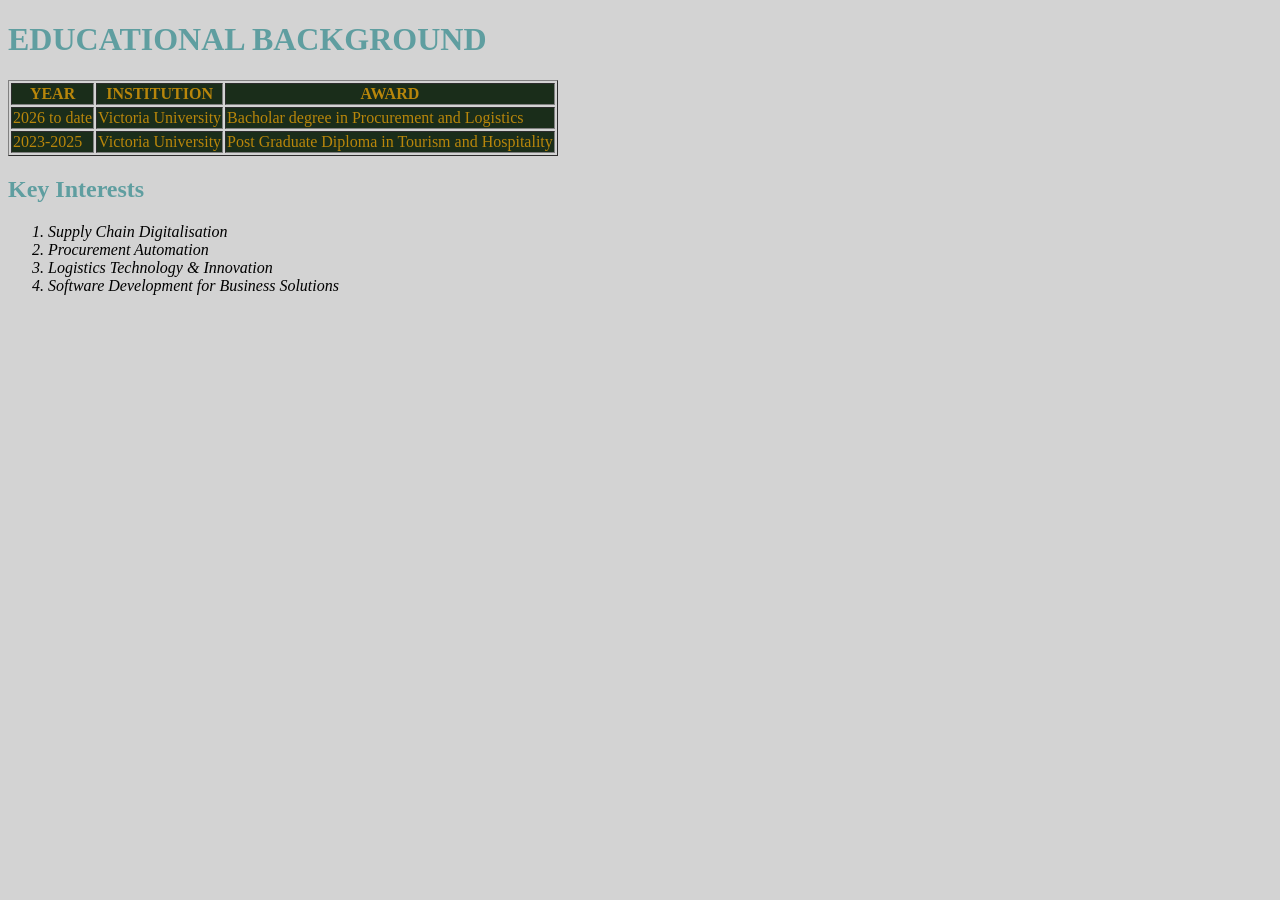
<file: educ.html>
<!DOCTYPE html>
<html lang="en">

<head>
    
    <meta charset="UTF-8">
    <meta name="viewport" content="width=device-width, initial-scale=1.0">
    <title>EDUCATION</title>
    <style>

tr,
    th,td{
        color: darkgoldenrod;
         background: #1a2d1a;


    }

    th :hover, td :hover{ 
        
      background-color  : aquamarine; }

    
body{
    background-color: lightgray;
}

    p,
    h1{font-display: swap;color:cadetblue ;}
    h2{font-display: swap;color: cadetblue; }

    ol,li{
        font-variant:"var"(--#1111) ;
        font-style: oblique;

    }


</style>

    
</head>


<body>

    <h1>EDUCATIONAL BACKGROUND</h1>
    <table border="1">

        <tr>
            <th>YEAR</th>
            
            <th>INSTITUTION</th>
            
            <th>AWARD</th>
        </tr>
        <tr>
            <td>2026 to date</td>
            
            <td>Victoria University</td>
            
            <td> Bacholar degree in Procurement and Logistics</td>
        </tr>
        <tr>
            <td>2023-2025</td>
            
            <td>Victoria University</td>
            
            <td>Post Graduate Diploma in Tourism and Hospitality</td>

        </tr>

    </table>

</body>
<h2> Key Interests</h2>
<ol>
    <li>Supply Chain Digitalisation</li>
    <li>Procurement Automation</li>
    <li>Logistics Technology & Innovation</li>
    <li>Software Development for Business Solutions</li>
</ol>

</html>
</file>
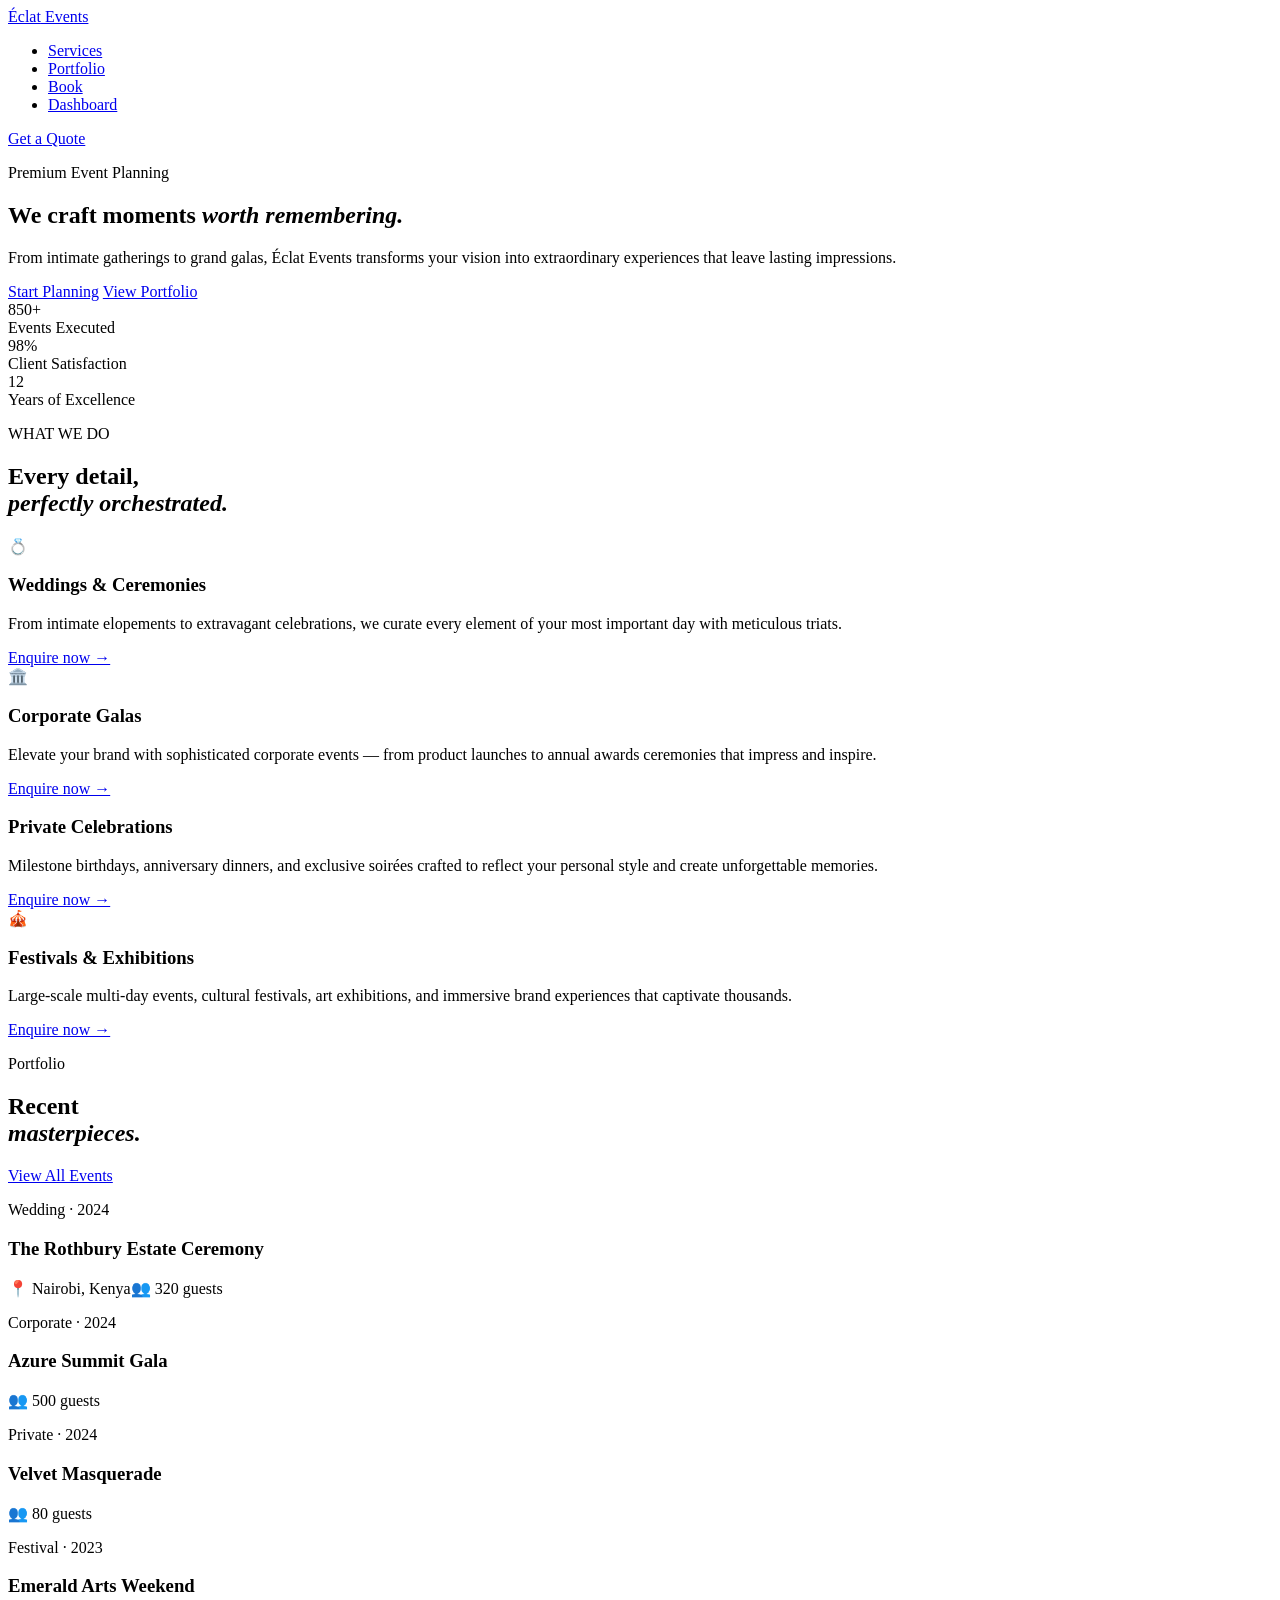
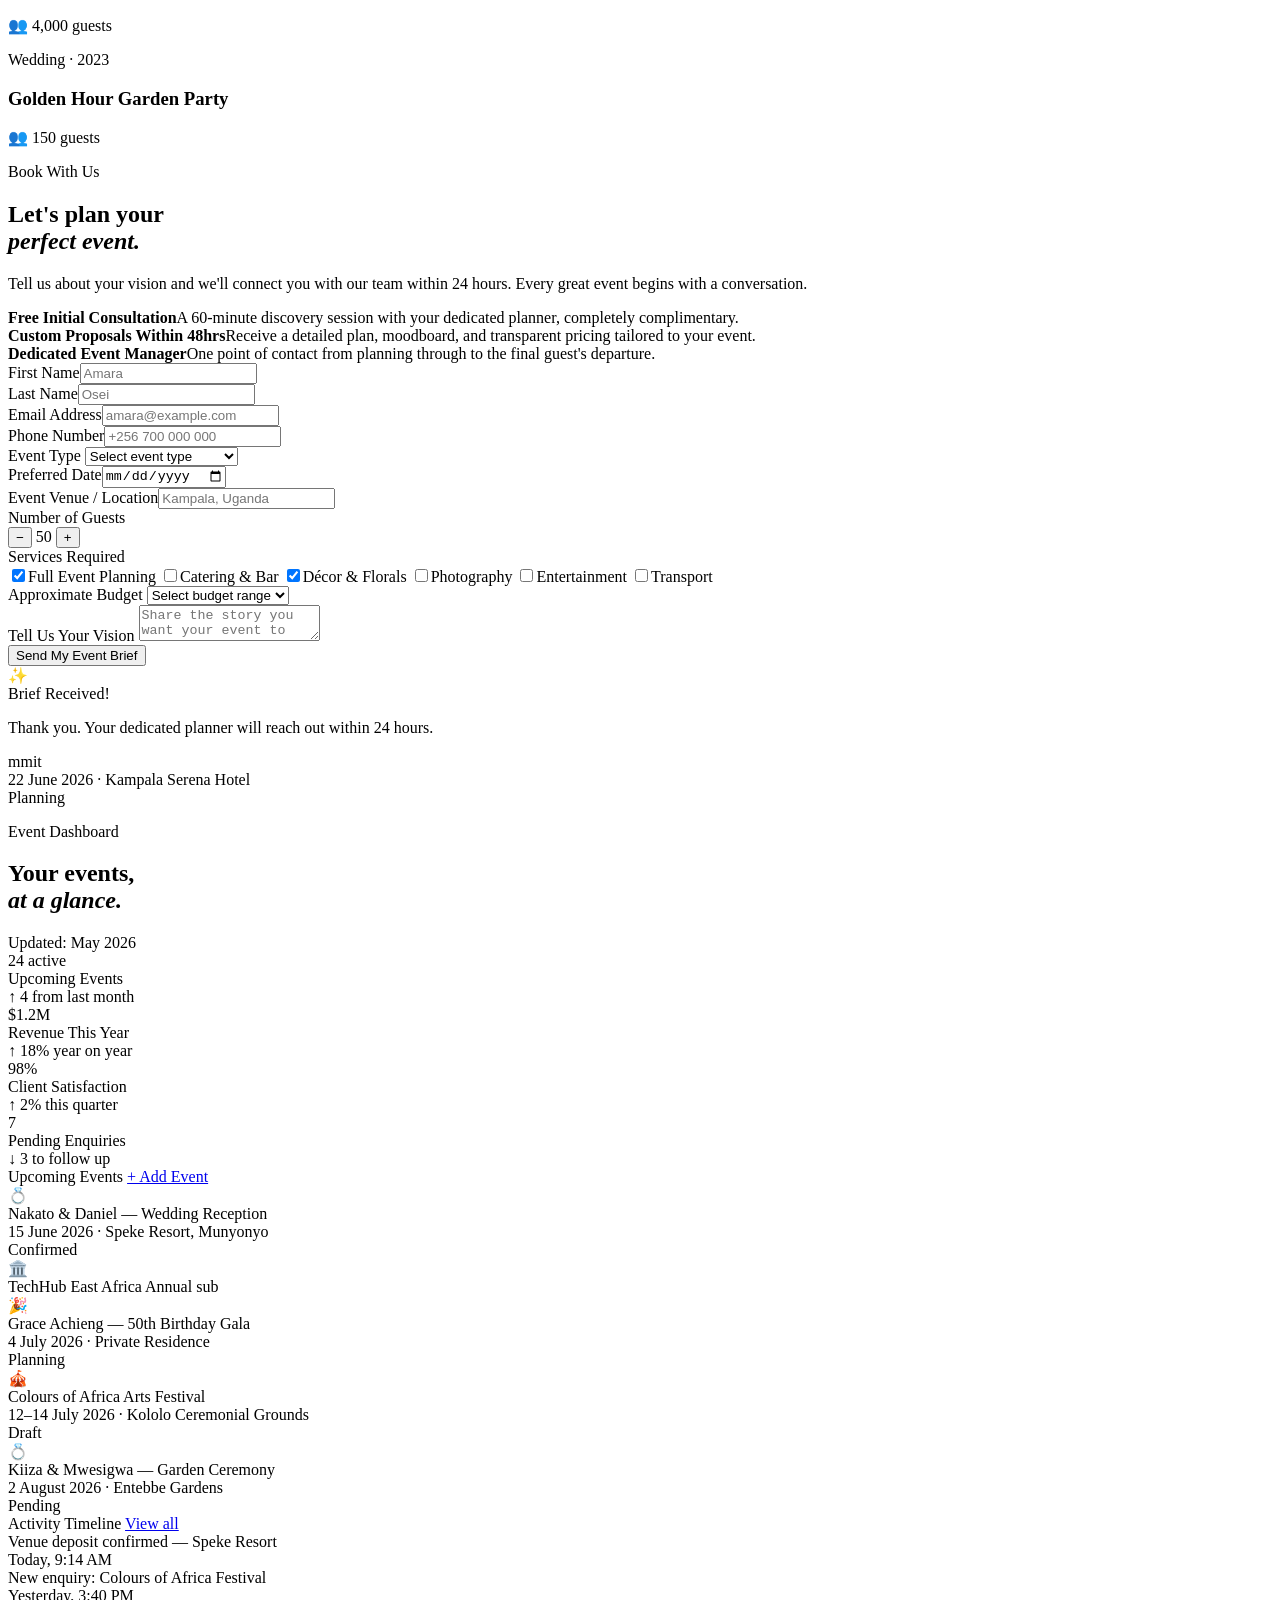
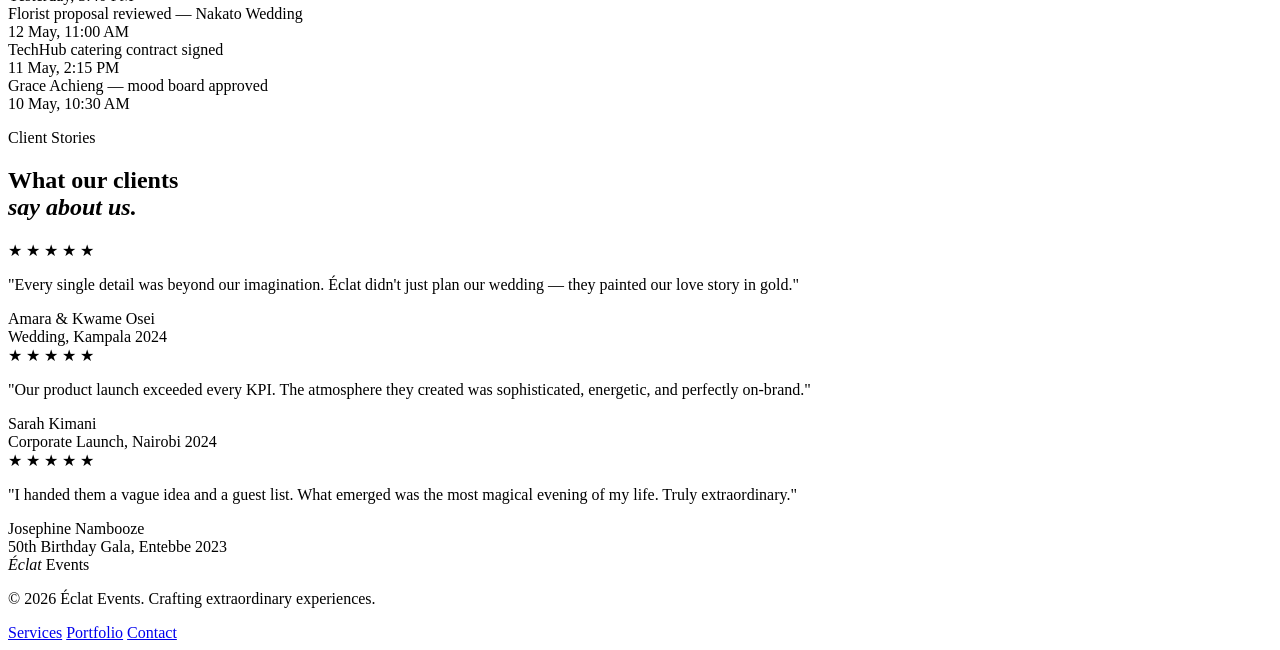
<file: Events.html>
<!DOCTYPE html>
<html lang="en">
<head>
    <meta charset="UTF-8">
    <meta name="viewport" content="width=device-width, initial-scale=1.0">
    <title>Eclat Events-Premium Event Planning</title>
    <link
    href="https://fonts.googleapis.com/css2?family=Cormorant+Garamond:ital,wght@0,300;0,400;0,600;1,300;1,400&family=DM+Sans:wght@300;400;500&display=swap" rel="stylesheet">
<style>
 
</style>
</head>
<body>

<!-- NAV -->
<nav>
  <a href="#" class="nav-logo"><span>Éclat</span> Events</a>
  <ul class="nav-links">
    <li><a href="#services">Services</a></li>
    <li><a href="#showcase">Portfolio</a></li>
    <li><a href="#booking">Book</a></li>
    <li><a href="#dashboard">Dashboard</a></li>
  </ul>
  <a href="#booking" class="nav-cta">Get a Quote</a>
</nav>

<!-- HERO -->
<section id="hero">
  <div class="hero-bg"></div>
  <div class="hero-grid"></div>
  <p class="hero-eyebrow">Premium Event Planning</p>
  <h1 class="hero-title">
    We craft moments
    <em>worth remembering.</em>
  </h1>
  <p class="hero-sub">From intimate gatherings to grand galas, Éclat Events transforms your vision into extraordinary experiences that leave lasting impressions.</p>
  <div class="hero-actions">
    <a href="#booking" class="btn-primary">Start Planning</a>
    <a href="#showcase" class="btn-outline">View Portfolio</a>
  </div>
  <div class="hero-stats">
    <div><div class="stat-num">850+</div><div class="stat-label">Events Executed</div></div>
    <div><div class="stat-num">98%</div><div class="stat-label">Client Satisfaction</div></div>
    <div><div class="stat-num">12</div><div class="stat-label">Years of Excellence</div></div>
  </div>
</section>

<!-- SERVICES -->
<section id="services">
  <div class="services-header reveal">
    <p class="section-tag">WHAT WE DO</p>
    <h2 class="section-title">Every detail,<br><em>perfectly orchestrated.</em></h2>
    <div class="divider"></div>
  </div>
  <div class="services-grid reveal">
    <div class="service-card" onclick="document.getElementById('booking').scrollIntoView({behavior:'smooth'})">
      <span class="service-icon">💍</span>
      <h3 class="service-name">Weddings & Ceremonies</h3>
      <p class="service-desc">From intimate elopements to extravagant celebrations, we curate every element of your most important day with meticulous triats.</p>
      <a class="service-link" href="#booking">Enquire now →</a>
    </div>
    <div class="service-card" onclick="document.getElementById('booking').scrollIntoView({behavior:'smooth'})">
      <span class="service-icon">🏛️</span>
      <h3 class="service-name">Corporate Galas</h3>
      <p class="service-desc">Elevate your brand with sophisticated corporate events — from product launches to annual awards ceremonies that impress and inspire.</p>
      <a class="service-link" href="#booking">Enquire now →</a>
    </div>
    <div class="service-card" onclick="document.getElementById('booking').scrollIntoView({behavior:'smooth'})">
      <span class="service-icon"></span>
      <h3 class="service-name">Private Celebrations</h3>
      <p class="service-desc">Milestone birthdays, anniversary dinners, and exclusive soirées crafted to reflect your personal style and create unforgettable memories.</p>
      <a class="service-link" href="#booking">Enquire now →</a>
    </div>
    <div class="service-card" onclick="document.getElementById('booking').scrollIntoView({behavior:'smooth'})">
      <span class="service-icon">🎪</span>
      <h3 class="service-name">Festivals & Exhibitions</h3>
      <p class="service-desc">Large-scale multi-day events, cultural festivals, art exhibitions, and immersive brand experiences that captivate thousands.</p>
      <a class="service-link" href="#booking">Enquire now →</a>
    </div>
  </div>
</section>

<!-- SHOWCASE -->
<section id="showcase">
  <div class="showcase-intro reveal">
    <div>
      <p class="section-tag">Portfolio</p>
      <h2 class="section-title">Recent<br><em>masterpieces.</em></h2>
    </div>
    <a href="#booking" class="btn-outline" style="white-space:nowrap">View All Events</a>
  </div>
  <div class="showcase-grid reveal">
    <div class="event-card ev1">
      <div class="event-card-bg"></div>
      <div class="event-card-body">
        <p class="event-tag">Wedding · 2024</p>
        <h3 class="event-name">The Rothbury Estate Ceremony</h3>
        <div class="event-meta"><span>📍 Nairobi, Kenya</span><span>👥 320 guests</span></div>
      </div>
    </div>
    <div class="event-card ev2">
      <div class="event-card-bg"></div>
      <div class="event-card-body">
        <p class="event-tag">Corporate · 2024</p>
        <h3 class="event-name">Azure Summit Gala</h3>
        <div class="event-meta"><span>👥 500 guests</span></div>
      </div>
    </div>
    <div class="event-card ev3">
      <div class="event-card-bg"></div>
      <div class="event-card-body">
        <p class="event-tag">Private · 2024</p>
        <h3 class="event-name">Velvet Masquerade</h3>
        <div class="event-meta"><span>👥 80 guests</span></div>
      </div>
    </div>
    <div class="event-card ev4">
      <div class="event-card-bg"></div>
      <div class="event-card-body">
        <p class="event-tag">Festival · 2023</p>
        <h3 class="event-name">Emerald Arts Weekend</h3>
        <div class="event-meta"><span>👥 4,000 guests</span></div>
      </div>
    </div>
    <div class="event-card ev5">
      <div class="event-card-bg"></div>
      <div class="event-card-body">
        <p class="event-tag">Wedding · 2023</p>
        <h3 class="event-name">Golden Hour Garden Party</h3>
        <div class="event-meta"><span>👥 150 guests</span></div>
      </div>
    </div>
  </div>
</section>

<!-- BOOKING FORM -->
<section id="booking">
  <div class="booking-layout">
    <div class="booking-info reveal">
      <p class="section-tag">Book With Us</p>
      <h2 class="section-title">Let's plan your<br><em>perfect event.</em></h2>
      <div class="divider"></div>
      <p>Tell us about your vision and we'll connect you with our team within 24 hours. Every great event begins with a conversation.</p>
      <div class="booking-features">
        <div class="booking-feature">
          <div class="feature-dot"></div>
          <div class="feature-text"><strong>Free Initial Consultation</strong>A 60-minute discovery session with your dedicated planner, completely complimentary.</div>
        </div>
        <div class="booking-feature">
          <div class="feature-dot"></div>
          <div class="feature-text"><strong>Custom Proposals Within 48hrs</strong>Receive a detailed plan, moodboard, and transparent pricing tailored to your event.</div>
        </div>
        <div class="booking-feature">
          <div class="feature-dot"></div>
          <div class="feature-text"><strong>Dedicated Event Manager</strong>One point of contact from planning through to the final guest's departure.</div>
        </div>
      </div>
    </div>
    <div class="booking-form reveal">
      <form id="event-form" onsubmit="handleSubmit(event)">
        <div class="form-row">
          <div class="field"><label>First Name</label><input type="text" placeholder="Amara" required></div>
          <div class="field"><label>Last Name</label><input type="text" placeholder="Osei" required></div>
        </div>
        <div class="form-row">
          <div class="field"><label>Email Address</label><input type="email" placeholder="amara@example.com" required></div>
          <div class="field"><label>Phone Number</label><input type="tel" placeholder="+256 700 000 000"></div>
        </div>
        <div class="field">
          <label>Event Type</label>
          <select required>
            <option value="" disabled selected>Select event type</option>
            <option>Wedding & Ceremony</option>
            <option>Corporate Gala</option>
            <option>Private Celebration</option>
            <option>Festival / Exhibition</option>
            <option>Other</option>
          </select>
        </div>
        <div class="form-row">
          <div class="field"><label>Preferred Date</label><input type="date" required></div>
          <div class="field"><label>Event Venue / Location</label><input type="text" placeholder="Kampala, Uganda"></div>
        </div>
        <div class="field">
          <label>Number of Guests</label>
          <div class="guest-counter">
            <button type="button" class="guest-btn" onclick="adjustGuests(-10)">−</button>
            <span id="guest-count">50</span>
            <button type="button" class="guest-btn" onclick="adjustGuests(10)">+</button>
          </div>
        </div>
        <div class="field">
          <label>Services Required</label>
          <div class="services-select">
            <label class="service-check"><input type="checkbox" checked><span>Full Event Planning</span></label>
            <label class="service-check"><input type="checkbox"><span>Catering & Bar</span></label>
            <label class="service-check"><input type="checkbox" checked><span>Décor & Florals</span></label>
            <label class="service-check"><input type="checkbox"><span>Photography</span></label>
            <label class="service-check"><input type="checkbox"><span>Entertainment</span></label>
            <label class="service-check"><input type="checkbox"><span>Transport</span></label>
          </div>
        </div>
        <div class="field">
          <label>Approximate Budget</label>
          <select>
            <option value="" disabled selected>Select budget range</option>
            <option>Under $5,000</option>
            <option>$5,000 – $15,000</option>
            <option>$15,000 – $50,000</option>
            <option>$50,000 – $150,000</option>
            <option>$150,000+</option>
          </select>
        </div>
        <div class="field">
          <label>Tell Us Your Vision</label>
          <textarea placeholder="Share the story you want your event to tell…"></textarea>
        </div>
        <button type="submit" class="form-submit">Send My Event Brief</button>
      </form>
      <div class="form-success" id="form-success">
        <div class="success-icon">✨</div>
        <div class="success-title">Brief Received!</div>
        <p class="success-sub">Thank you. Your dedicated planner will reach out within 24 hours.</p>
      </div>
    </div>
  </div>
</section>

mmit</div>
            <div class="event-row-date">22 June 2026 · Kampala Serena Hotel</div>
          </div>
          <span class="event-badge badge-planning">Planning</span>
        </div>
        <div class="event-row"><!-- DASHBOARD -->
<section id="dashboard">
  <div class="dash-header reveal">
    <div>
      <p class="section-tag">Event Dashboard</p>
      <h2 class="section-title">Your events,<br><em>at a glance.</em></h2>
    </div>
    <div class="dash-meta">Updated: May 2026</div>
  </div>
  <div class="dash-grid reveal">
    <div class="dash-stat">
      <div class="stat-value">24<span>&nbsp;active</span></div>
      <div class="stat-label">Upcoming Events</div>
      <div class="stat-change up">↑ 4 from last month</div>
    </div>
    <div class="dash-stat">
      <div class="stat-value">$1.2M</div>
      <div class="stat-label">Revenue This Year</div>
      <div class="stat-change up">↑ 18% year on year</div>
    </div>
    <div class="dash-stat">
      <div class="stat-value">98<span>%</span></div>
      <div class="stat-label">Client Satisfaction</div>
      <div class="stat-change up">↑ 2% this quarter</div>
    </div>
    <div class="dash-stat">
      <div class="stat-value">7</div>
      <div class="stat-label">Pending Enquiries</div>
      <div class="stat-change down">↓ 3 to follow up</div>
    </div>
  </div>
  <div class="dash-main reveal">
    <div class="panel">
      <div class="panel-header">
        <span class="panel-title">Upcoming Events</span>
        <a class="panel-action" href="#booking">+ Add Event</a>
      </div>
      <div class="panel-body">
        <div class="event-row">
          <div class="event-dot">💍</div>
          <div class="event-info">
            <div class="event-row-name">Nakato & Daniel — Wedding Reception</div>
            <div class="event-row-date">15 June 2026 · Speke Resort, Munyonyo</div>
          </div>
          <span class="event-badge badge-confirmed">Confirmed</span>
        </div>
        <div class="event-row">
          <div class="event-dot">🏛️</div>
          <div class="event-info">
            <div class="event-row-name">TechHub East Africa Annual sub
          <div class="event-dot">🎉</div>
          <div class="event-info">
            <div class="event-row-name">Grace Achieng — 50th Birthday Gala</div>
            <div class="event-row-date">4 July 2026 · Private Residence</div>
          </div>
          <span class="event-badge badge-planning">Planning</span>
        </div>
        <div class="event-row">
          <div class="event-dot">🎪</div>
          <div class="event-info">
            <div class="event-row-name">Colours of Africa Arts Festival</div>
            <div class="event-row-date">12–14 July 2026 · Kololo Ceremonial Grounds</div>
          </div>
          <span class="event-badge badge-draft">Draft</span>
        </div>
        <div class="event-row">
          <div class="event-dot">💍</div>
          <div class="event-info">
            <div class="event-row-name">Kiiza & Mwesigwa — Garden Ceremony</div>
            <div class="event-row-date">2 August 2026 · Entebbe Gardens</div>
          </div>
          <span class="event-badge badge-pending">Pending</span>
        </div>
      </div>
    </div>
    <div class="panel">
      <div class="panel-header">
        <span class="panel-title">Activity Timeline</span>
        <a class="panel-action" href="#">View all</a>
      </div>
      <div class="panel-body">
        <div class="timeline">
          <div class="tl-item">
            <div class="tl-spine"><div class="tl-dot gold"></div><div class="tl-line"></div></div>
            <div class="tl-content"><div class="tl-title">Venue deposit confirmed — Speke Resort</div><div class="tl-date">Today, 9:14 AM</div></div>
          </div>
          <div class="tl-item">
            <div class="tl-spine"><div class="tl-dot green"></div><div class="tl-line"></div></div>
            <div class="tl-content"><div class="tl-title">New enquiry: Colours of Africa Festival</div><div class="tl-date">Yesterday, 3:40 PM</div></div>
          </div>
          <div class="tl-item">
            <div class="tl-spine"><div class="tl-dot blue"></div><div class="tl-line"></div></div>
            <div class="tl-content"><div class="tl-title">Florist proposal reviewed — Nakato Wedding</div><div class="tl-date">12 May, 11:00 AM</div></div>
          </div>
          <div class="tl-item">
            <div class="tl-spine"><div class="tl-dot gold"></div><div class="tl-line"></div></div>
            <div class="tl-content"><div class="tl-title">TechHub catering contract signed</div><div class="tl-date">11 May, 2:15 PM</div></div>
          </div>
          <div class="tl-item">
            <div class="tl-spine"><div class="tl-dot muted"></div></div>
            <div class="tl-content"><div class="tl-title">Grace Achieng — mood board approved</div><div class="tl-date">10 May, 10:30 AM</div></div>
          </div>
        </div>
      </div>
    </div>
  </div>
</section>

<!-- TESTIMONIALS -->
<section id="testimonials">
  <div class="reveal">
    <p class="section-tag">Client Stories</p>
    <h2 class="section-title">What our clients<br><em>say about us.</em></h2>
    <div class="divider"></div>
  </div>
  <div class="testimonials-grid reveal">
    <div class="testimonial">
      <div class="testimonial-stars">★ ★ ★ ★ ★</div>
      <p class="testimonial-text">"Every single detail was beyond our imagination. Éclat didn't just plan our wedding — they painted our love story in gold."</p>
      <div class="testimonial-author">
        <div class="author-name">Amara & Kwame Osei</div>
        <div class="author-event">Wedding, Kampala 2024</div>
      </div>
    </div>
    <div class="testimonial">
      <div class="testimonial-stars">★ ★ ★ ★ ★</div>
      <p class="testimonial-text">"Our product launch exceeded every KPI. The atmosphere they created was sophisticated, energetic, and perfectly on-brand."</p>
      <div class="testimonial-author">
        <div class="author-name">Sarah Kimani</div>
        <div class="author-event">Corporate Launch, Nairobi 2024</div>
      </div>
    </div>
    <div class="testimonial">
      <div class="testimonial-stars">★ ★ ★ ★ ★</div>
      <p class="testimonial-text">"I handed them a vague idea and a guest list. What emerged was the most magical evening of my life. Truly extraordinary."</p>
      <div class="testimonial-author">
        <div class="author-name">Josephine Nambooze</div>
        <div class="author-event">50th Birthday Gala, Entebbe 2023</div>
      </div>
    </div>
  </div>
</section>

<!-- FOOTER -->
<footer>
  <div class="footer-logo"><span style="font-style:italic">Éclat</span> Events</div>
  <p class="footer-copy">© 2026 Éclat Events. Crafting extraordinary experiences.</p>
  <div class="footer-links">
    <a href="#services">Services</a>
    <a href="#showcase">Portfolio</a>
    <a href="#booking">Contact</a>
  </div>
</footer>

<script>
  // Scroll reveal
  const revealEls = document.querySelectorAll('.reveal');
  const observer = new IntersectionObserver((entries) => {
    entries.forEach((e, i) => {
      if (e.isIntersecting) {
        setTimeout(() => e.target.classList.add('visible'), i * 80);
        observer.unobserve(e.target);
      }
    });
  }, { threshold: 0.1 });
  revealEls.forEach(el => observer.observe(el));

  // Guest counter
  let guests = 50;
  function adjustGuests(delta) {
    guests = Math.max(10, Math.min(5000, guests + delta));
    document.getElementById('guest-count').textContent = guests;
  }

  // Form submit
  function handleSubmit(e) {
    e.preventDefault();
    document.getElementById('event-form').style.display = 'none';
    document.getElementById('form-success').classList.add('show');
  }
</script>
</body>
</html>

<body
    
</body>
</html>
</file>
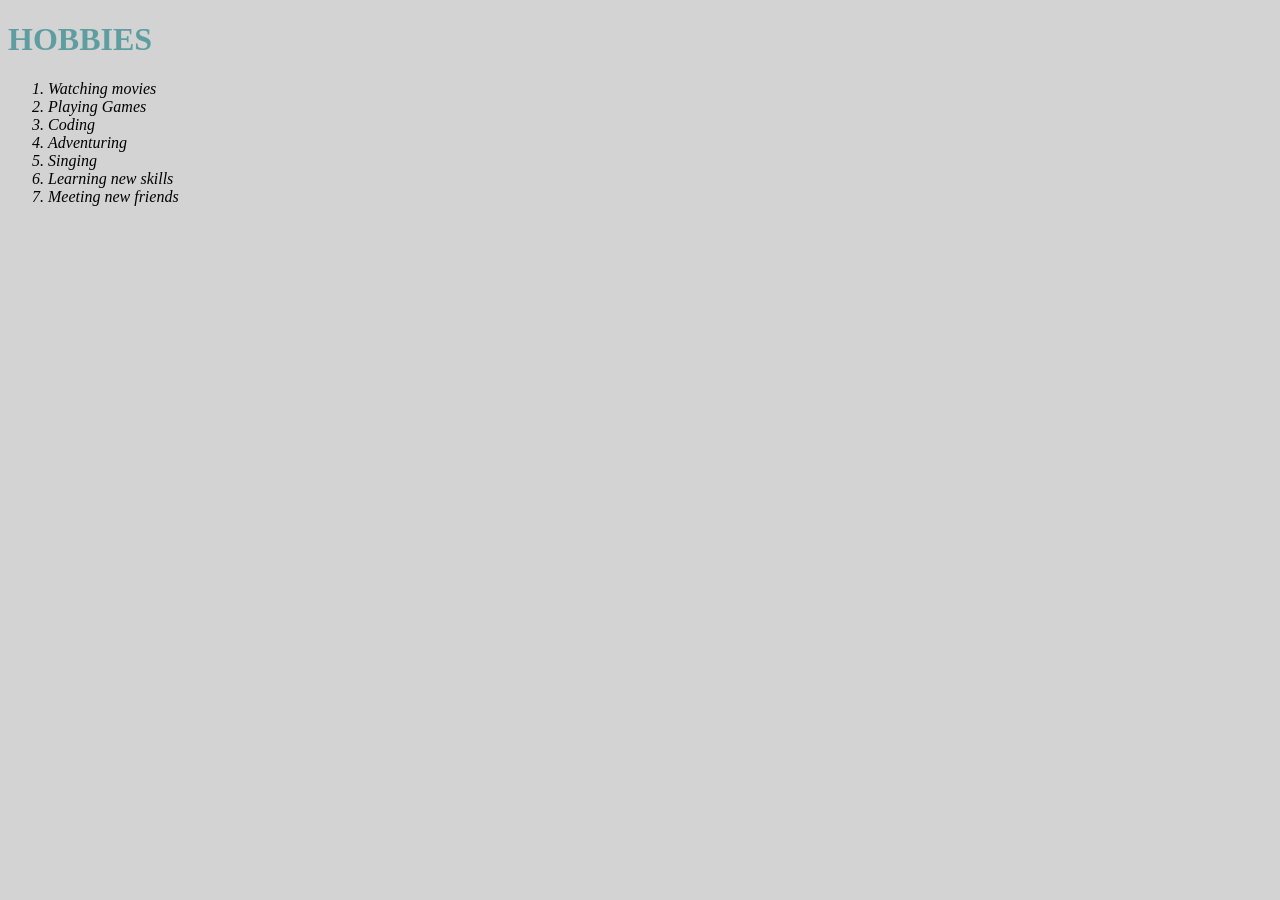
<file: hob.html>
<!DOCTYPE html>
<html lang="en">
<head>
    <meta charset="UTF-8">
    <meta name="viewport" content="width=device-width, initial-scale=1.0">
    <title>Document</title>
    <style>
    body{
    background-color: lightgray;
}

    p,
    h1{font-display: swap;color:cadetblue ;}
    h2{font-display: swap;color: cadetblue; }

    ol,li{
        font-variant:"var"(--#1111) ;
    font-style: oblique }
    </style>
</head>
<body>
    <h1> HOBBIES</h1>
    <ol>
        <li>Watching movies</li>
        <li>Playing Games</li>
        <li>Coding</li>
        <li>Adventuring</li>
        <li>Singing</li>
        <li>Learning new skills</li>
        <li>Meeting new friends</li>
    </ol>
    
</body>
</html>
</file>
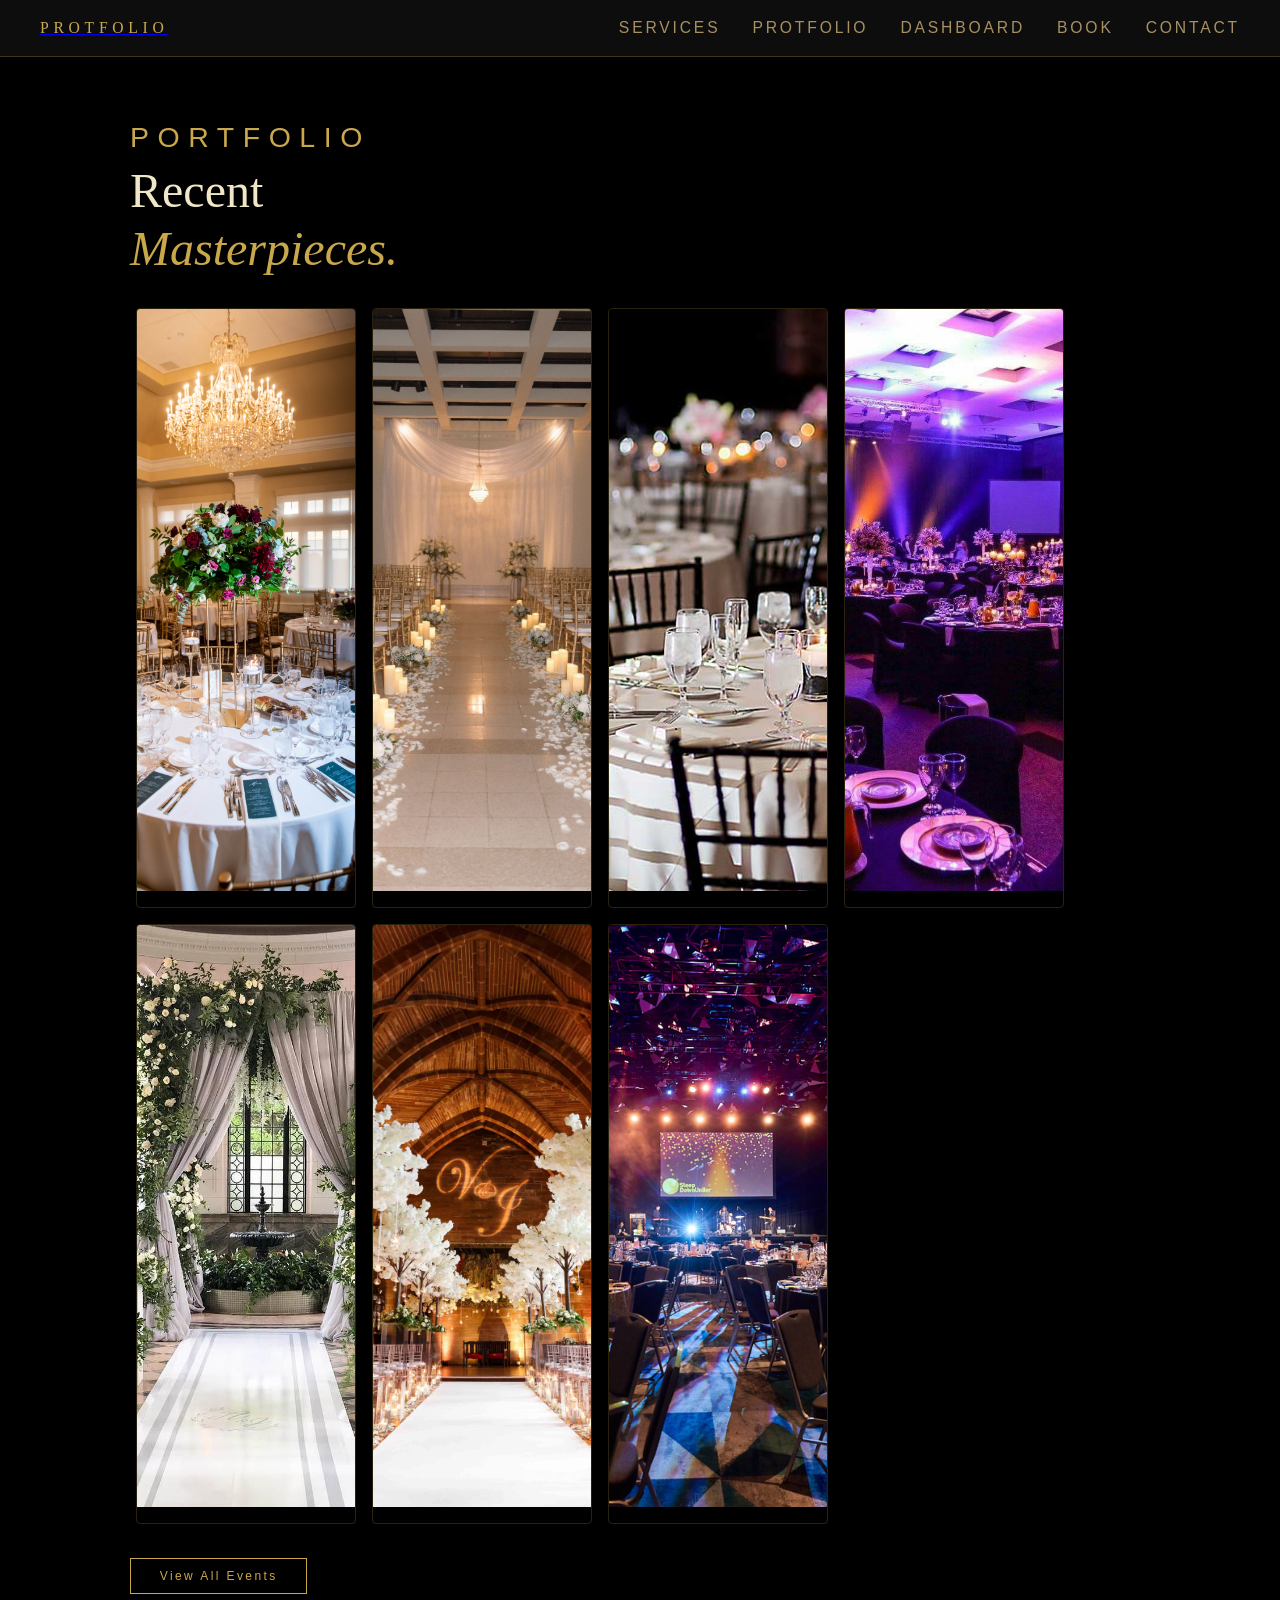
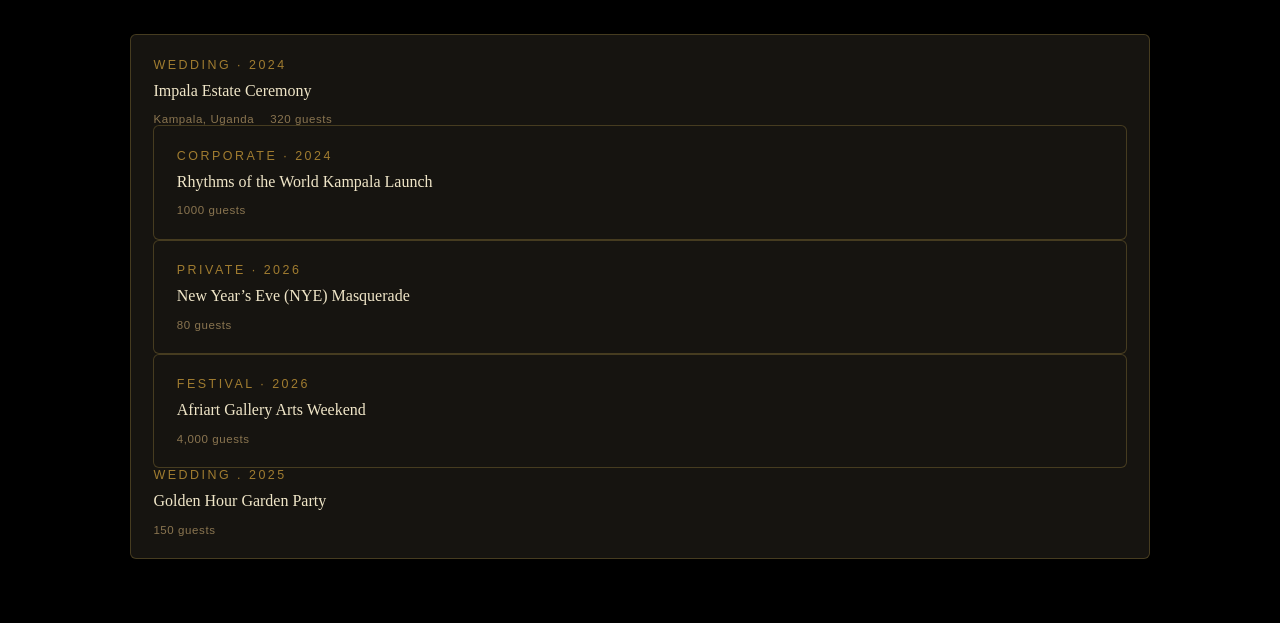
<file: Showcase.html>
<!DOCTYPE html>
<html lang="en">
<head>
    <meta charset="UTF-8">
    <meta name="viewport" content="width=device-width, initial-scale=1.0">
    <title>Document</title>
    <STYle>
    img{
      padding-bottom: 1rem;
      width:800px;
      line-height: 0%;
      height: 600px;
      border-radius:500px;
      border-bottom-width: 50px,200px;
      border-bottom: #996F00;
      column-width: 50px,150px;
      border-inline-end-width: 150px;
      margin-block-end: 0auto;
       justify-content: center;
    
    }
   /* ── Base ── */
* { box-sizing: border-box; margin: 0; padding: 0; }

body {
  background: black;
  font-family: Georgia, serif;
  color: #e8e0cc;
}

/* ── Nav ── */
nav {
  display: flex;
  align-items: center;
  justify-content: space-between;
  padding: 1.2rem 2.5rem;
  border-bottom: 1px solid rgba(201, 168, 76, 0.27);
  background: #0d0d0d;
  position: sticky;
  top: 0;
  z-index: 100;
}

.nav-logo span {
  font-size: .98rem;
  letter-spacing: 0.3em;
  color: #c9a84c;
}

.nav-links {
  list-style: none;
  display: flex;
  gap: 2rem;
}

.nav-links a {
  text-decoration: none;
  color: #a89060;
  font-size: 0.98rem;
  letter-spacing: 0.18em;
  font-family: 'Segoe UI', sans-serif;
  transition: color 0.2s;
}

.nav-links a:hover { color: black; }

/* ── Showcase section ── */
#showcase {
  padding: 4rem 2.5rem;
  max-width: 1100px;
  margin: 0 auto;
}

.section-tag {
  font-size: 1.78rem;
  letter-spacing: 0.3em;
  color: #c9a84c;
  text-transform: uppercase;
  margin-bottom: 0.5rem;
  font-family: 'Segoe UI', sans-serif;
}

.section-title {
  font-size: 3rem;
  font-weight: 400;
  line-height: 1.2;
  color: #f0e6c8;
  margin-bottom: 1.5rem;
}

.section-title em { color: #c9a84c; font-style: italic; }

/* ── Images ── */
.images {
  width: 100%;
  max-width: 220px;
  border-radius: 4px;
  margin: 6px;
  border: 1px solid rgba(201, 168, 76, 0.2);
  object-fit: cover;
  aspect-ratio: 4 / 3;
  transition: border-color 0.2s;
}

.images:hover { border-color: black; }

/* ── Button ── */
.btn-outline {
  display: inline-block;
  margin-top: 1.5rem;
  padding: 0.65rem 1.8rem;
  border: 1px solid #c9a84c;
  color: #c9a84c;
  text-decoration: none;
  font-size: 0.75rem;
  letter-spacing: 0.2em;
  font-family: 'Segoe UI', sans-serif;
  transition: background 0.25s, color 0.25s;
}

.btn-outline:hover { background: #c9a84c; color: #0d0d0d; }

/* ── Event grid ── */
.showcase-grid {
  display: grid;
  grid-template-columns: repeat(auto-fit, minmax(220px, 1fr));
  gap: 1.25rem;
  margin-top: 2.5rem;
}

.event-card {
  border: 1px solid rgba(201, 168, 76, 0.27);
  border-radius: 6px;
  padding: 1.4rem;
  background: #161410;
  transition: border-color 0.25s, transform 0.2s;
}

.event-card:hover {
  border-color: #c9a84c;
  transform: translateY(-3px);
}

.event-tag {
  font-size: 0.78rem;
  letter-spacing: 0.2em;
  color: #a07c30;
  text-transform: uppercase;
  font-family: 'Segoe UI', sans-serif;
  margin-bottom: 0.5rem;
}

.event-name {
  font-size: 1rem;
  color: #f0e6c8;
  font-weight: 400;
  margin-bottom: 0.75rem;
  line-height: 1.35;
}

.event-meta { display: flex; gap: 1rem; flex-wrap: wrap; }

.event-meta span {
  font-size: 0.72rem;
  color: #8a7550;
  font-family: 'Segoe UI', sans-serif;
  letter-spacing: 0.05em;
}
    </STYle>
    <!link rel="stylesheet" href="style.css">
</head>
<body>
  <!-- NAV -->
<nav>
  <a href="#" class="nav-logo"><span>PROTFOLIO</span></a>
  <ul class="nav-links">
    <li><a href="index.html">SERVICES</a></li>
    <li><a href="Showcase.html">PROTFOLIO</a></li>
    </li> <li><a href="dashboard.html">DASHBOARD</a> </li> 
    <li><a href="bookings.html">BOOK</a></li>
      <li>  <a href="contact.html">CONTACT</a></li>
    </a></li>
  </ul>

</nav>

    <!-- SHOWCASE -->
<section id="showcase">
  <div class="showcase-intro reveal">
    <div>
      <p class="section-tag">Portfolio</p>
      <h2 class="section-title">Recent<br><em>Masterpieces.</em></h2>
      <div style="text-align: center;"></div>
       <img class="images" src="Kate-and-Steve-Wedding-High-Centerpiece-Tablescape-Le-Chateau-Christopher-Duggan-Weddings20210925_3085.jpg"alt="Kate-and-Steve-Wedding-High-Centerpiece-Tablescape-Le-Chateau-Christopher-Duggan-Weddings20210925_3085">
   <img class="images" src="great.jpg" alt="great">
      <img class="images" src="gala-dinner-table-setup.jpg" alt="gala-dinner-table-setup">
      <img class="images" src="private.jpg" alt="Private">
      <img class= "images"src="Decor.jpg" alt="Decor">
      <img class="images" src="wedding-ceremony-decorations-aisle-10002.jpg" alt="wedding-ceremony-decorations-aisle-10002">
      <img class="images" src="Gala-Dinner-Photo-ICC-Sydney.-Photography-by-orlandosydney.com-OS2_6053-1200x801.jpg" alt="Sydney">
    
      </div>
    <a href="bookings.html" class="btn-outline" style="white-space:nowrap">View All Events</a>
  </div>
  <div class="showcase-grid reveal">
    <div class="event-card ev1">
      <div class="event-card-bg"></div>
      <div class="event-card-body">
        <p class="event-tag">Wedding · 2024</p>
        <h3 class="event-name">Impala Estate Ceremony</h3>
        <div class="event-meta"><span>Kampala, Uganda</span><span>320 guests</span></div> 
        </div>
        
    <div class="event-card ev2">
      <div class="event-card-bg"></div>
      <div class="event-card-body">
        <p class="event-tag">Corporate · 2024</p>
        <h3 class="event-name">Rhythms of the World Kampala Launch</h3>
        <div class="event-meta"><span>1000 guests</span></div>
      </div>
    </div>
    <div class="event-card ev3">
      <div class="event-card-bg"></div>
      <div class="event-card-body">
        <p class="event-tag">Private · 2026</p>
        <h3 class="event-name">New Year’s Eve (NYE) Masquerade</h3>
        <div class="event-meta"><span> 80 guests</span></div>
      </div>
    </div>
    <div class="event-card ev4">
      <div class="event-card-bg"></div>
      <div class="event-card-body">
        <p class="event-tag">Festival · 2026</p>
        <h3 class="event-name">Afriart Gallery Arts Weekend</h3>
        <div class="event-meta"><span> 4,000 guests</span></div>
      </div>
    </div>
    <!-div class="event-card ev5">
      <div class="event-card-bg"></div>
      <div class="event-card-body">
        <p class="event-tag">Wedding . 2025</p>
        <h3 class="event-name">Golden Hour Garden Party</h3>
        <div class="event-meta"><span> 150 guests</span></div>
      </div>
       <!img class= "images"src="Decor.jpg" alt="Decor">
      <!img class="images" src="wedding-ceremony-decorations-aisle-10002.jpg" alt="wedding-ceremony-decorations-aisle-10002">
    
    
</section>

    
</body>
</html>
</file>
<file: Contac.css>
.Message{
    width: 400px;
    height: 200px;
}
.email{
    width: 300px;
}
.name{
    width: 300px;
}
</file>
